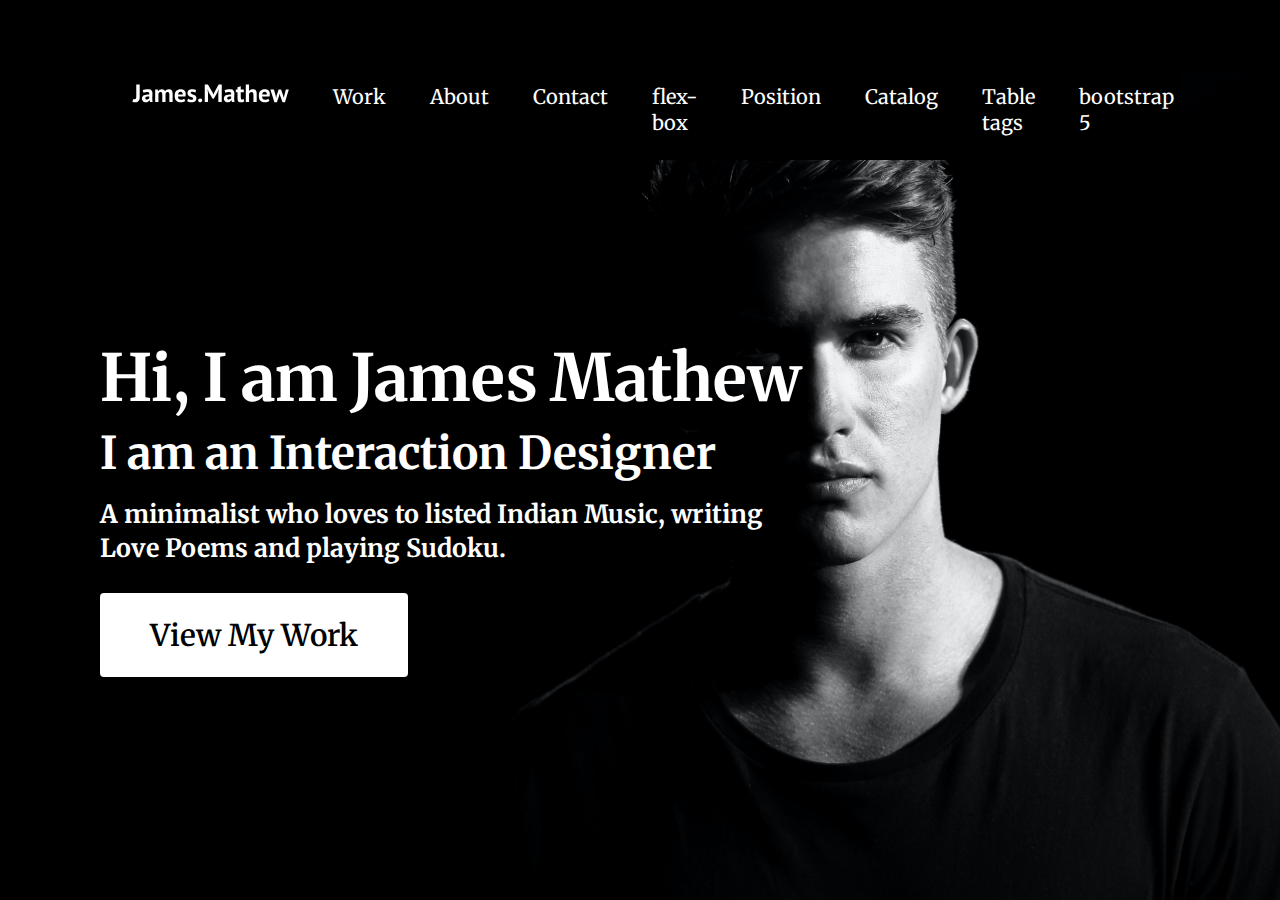
<file: index.html>
<!DOCTYPE html>
<html lang="en">

<head>
    <meta charset="UTF-8">
    <meta http-equiv="X-UA-Compatible" content="IE=edge">
    <meta name="viewport" content="width=device-width, initial-scale=1.0">
    <title>Lesson-6</title>
    <link rel="stylesheet" href="/assets/css/reset.css">
    <link rel="stylesheet" href="/assets/css/style.css">
    <link rel="stylesheet" href="/assets/css/home.css">
</head>

<body class="home-page">
    <header>
        <nav>
            <a href="index.html" class="logo">
                <img src="assets/img/logo.svg" alt="logo">
            </a>
            <ul class="header-nav">
                <li class="header-nav__item">
                    <a href="work.html"  class="header-nav__item-link">Work</a>
                </li>
                <li class="header-nav__item">
                    <a href="about.html"  class="header-nav__item-link">About</a>
                </li>
                <li class="header-nav__item">
                    <a href="contact.html"  class="header-nav__item-link">Contact</a>
                </li>
                <li class="header-nav__item">
                    <a href="flex-box.html"  class="header-nav__item-link">flex-box</a>
                </li>
                <li class="header-nav__item">
                    <a href="position.html"  class="header-nav__item-link">Position</a>
                </li>
                <li class="header-nav__item">
                    <a href="catalog.html"  class="header-nav__item-link">Catalog</a>
                </li>
                <li class="header-nav__item">
                    <a href="table-tag.html"  class="header-nav__item-link">Table tags</a>
                </li>
                <li class="header-nav__item">
                    <a href="bootstrap-example.html"  class="header-nav__item-link">bootstrap 5</a>
                </li>
            </ul>
        </nav>
    </header>
    <main>
        <div class="person-info">
            <h1 class="person-info__title">Hi, I am James Mathew</h1>
            <h2 class="person-info__subtitle">I am an Interaction Designer</h2>
            <h3 class="person-info__decription">A minimalist who loves to listed Indian Music, writing Love Poems and playing Sudoku.</h3>
            <a class="person-info__btn" href="#">View My Work</a>
        </div>
    </main>
    <footer>

    </footer>
</body>

</html>
</file>
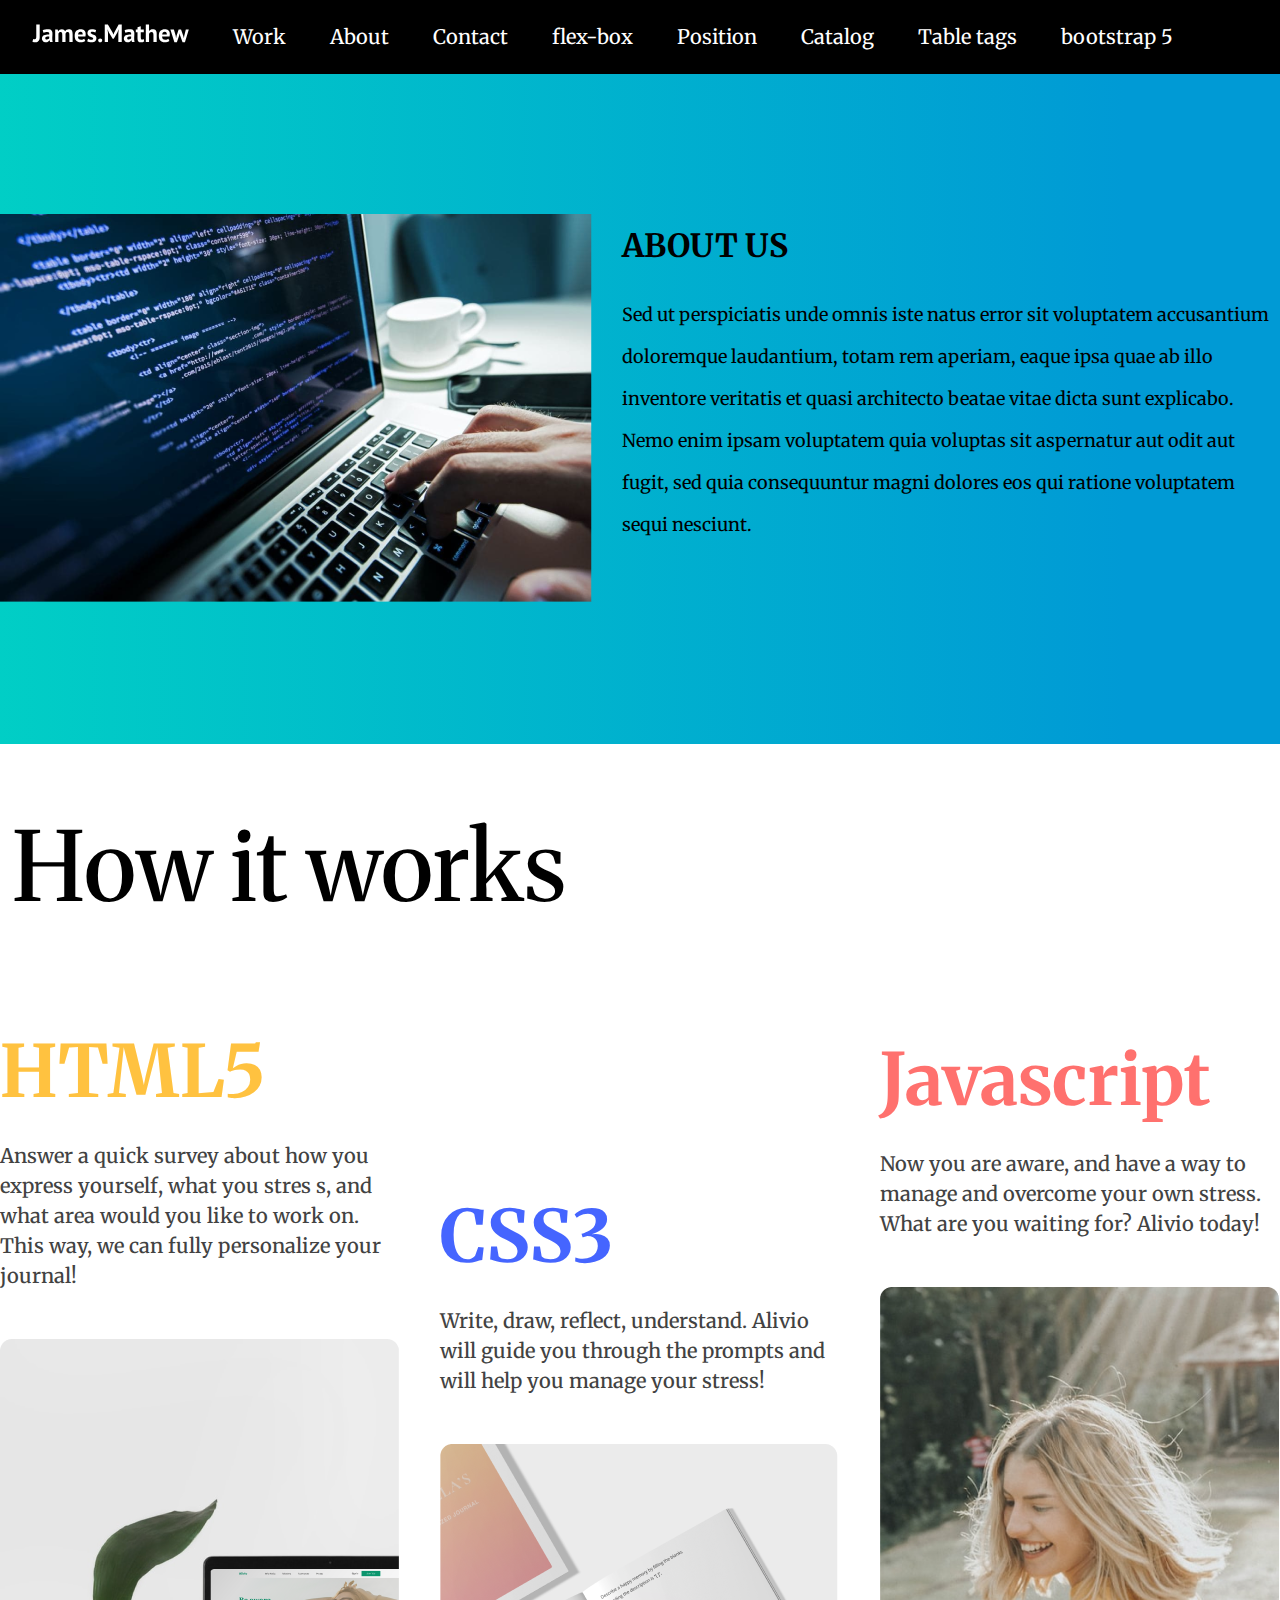
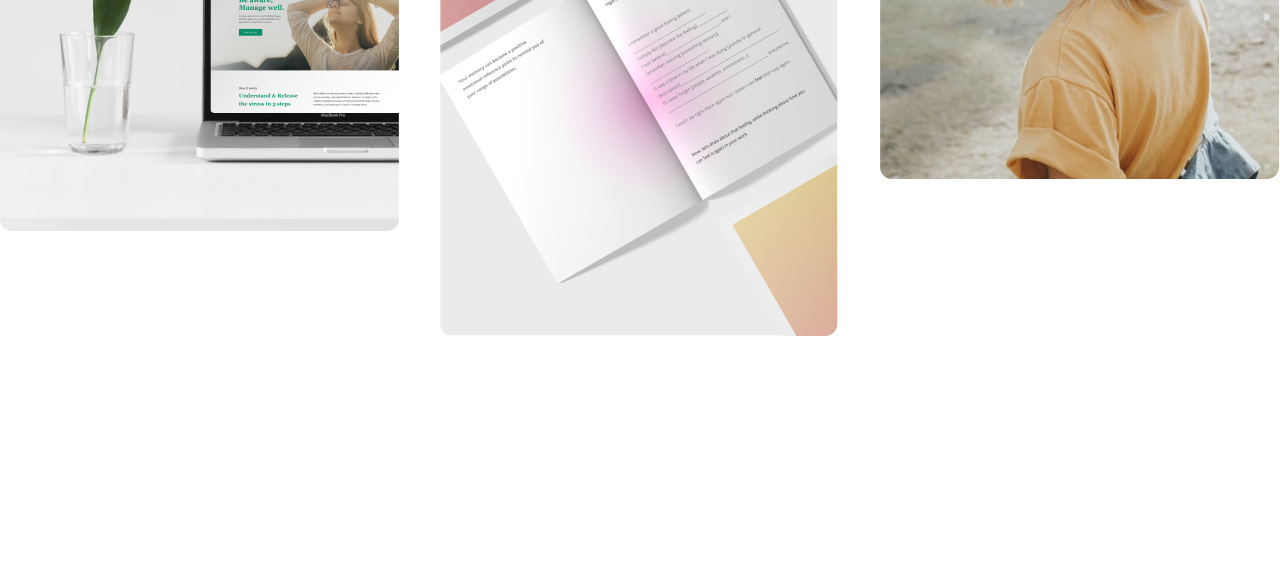
<file: about.html>
<!DOCTYPE html>
<html lang="en">

<head>
    <meta charset="UTF-8">
    <meta http-equiv="X-UA-Compatible" content="IE=edge">
    <meta name="viewport" content="width=device-width, initial-scale=1.0">
    <title>Lesson-6</title>
    <link rel="stylesheet" href="assets/css/reset.css">
    
    <link rel="stylesheet" href="assets/css/style.css">
    <link rel="stylesheet" href="assets/css/about.css">
    <link rel="stylesheet" href="assets/css/home.css">

    <link rel="preconnect" href="https://fonts.googleapis.com">
    <link rel="preconnect" href="https://fonts.gstatic.com" crossorigin>
    <link href="https://fonts.googleapis.com/css2?family=Bungee+Spice&display=swap" rel="stylesheet">

    <link rel="preconnect" href="https://fonts.googleapis.com">
    <link rel="preconnect" href="https://fonts.gstatic.com" crossorigin>
    <link href="https://fonts.googleapis.com/css2?family=Bungee+Spice&family=Rubik+Dirt&display=swap" rel="stylesheet">
</head>

<body class="about-page">
    <header>
        <nav>
            <a href="index.html" class="logo">
                <img src="assets/img/logo.svg" alt="logo">
            </a>
            <ul class="header-nav">
                <li class="header-nav__item">
                    <a href="work.html"  class="header-nav__item-link">Work</a>
                </li>
                <li class="header-nav__item">
                    <a href="about.html"  class="header-nav__item-link">About</a>
                </li>
                <li class="header-nav__item">
                    <a href="contact.html"  class="header-nav__item-link">Contact</a>
                </li>
                <li class="header-nav__item">
                    <a href="flex-box.html"  class="header-nav__item-link">flex-box</a>
                </li>
                <li class="header-nav__item">
                    <a href="position.html"  class="header-nav__item-link">Position</a>
                </li>
                <li class="header-nav__item">
                    <a href="catalog.html"  class="header-nav__item-link">Catalog</a>
                </li>
                <li class="header-nav__item">
                    <a href="table-tag.html"  class="header-nav__item-link">Table tags</a>
                </li>
                <li class="header-nav__item">
                    <a href="bootstrap-example.html"  class="header-nav__item-link">bootstrap 5</a>
                </li>
            </ul>
        </nav>
    </header>
    <main>
        <section class="about">
            <div class="container">
                <div class="row">
                    <div class="about__img-box">
                        <img src="assets/img/about.png" class="img-fluid" alt="about">
                    </div>
                    <div class="about__text-box">
                        <h2 class="about-title">
                            ABOUT US
                        </h2>
                        <h3 class="about-description">
                            Sed ut perspiciatis unde omnis iste natus error sit voluptatem accusantium doloremque
                            laudantium, totam rem aperiam, eaque ipsa quae ab illo inventore veritatis et quasi
                            architecto beatae vitae dicta sunt explicabo. Nemo enim ipsam voluptatem quia voluptas sit
                            aspernatur aut odit aut fugit, sed quia consequuntur magni dolores eos qui ratione
                            voluptatem sequi nesciunt.
                        </h3>
                    </div>
                </div>
            </div>
        </section>
        <section class="how-it-works">
            <div class="container ">
                <h2 class="how-it-works__title">How it works</h2>
                <div class="row justify-content-between">
                    <div class="how-it-works__item">
                        <h3 class="how-it-works__item-title">HTML5</h3>
                        <div class="how-it-works__item-description">Answer a quick survey about how you express yourself, what   you stres s, and what area would you like to work on. This way, we can fully personalize your journal!</div>
                        <img src="assets/img/how-it-works__html.png" class="how-it-works__item-img" alt="">
                    </div>
                     
                    <div class="how-it-works__item">
                        <h3 class="how-it-works__item-title color-blue">CSS3</h3>
                        <div class="how-it-works__item-description">Write, draw, reflect, understand. Alivio will guide you through the prompts and will help you manage your stress!</div>
                        <img src="assets/img/how-it-works__css.png" class="how-it-works__item-img" alt="">
                    </div>
                    <div class="how-it-works__item">
                        <h3 class="how-it-works__item-title color-pink">Javascript</h3>
                        <div class="how-it-works__item-description">Now you are aware, and have a way to manage and overcome your own stress.
                            What are you waiting for? Alivio today!</div>
                        <img src="assets/img/how-it-works__js.png" class="how-it-works__item-img" alt="">
                    </div>
                </div>
            </div>
        </section>


        
    </main>
</body>

</html>
</file>
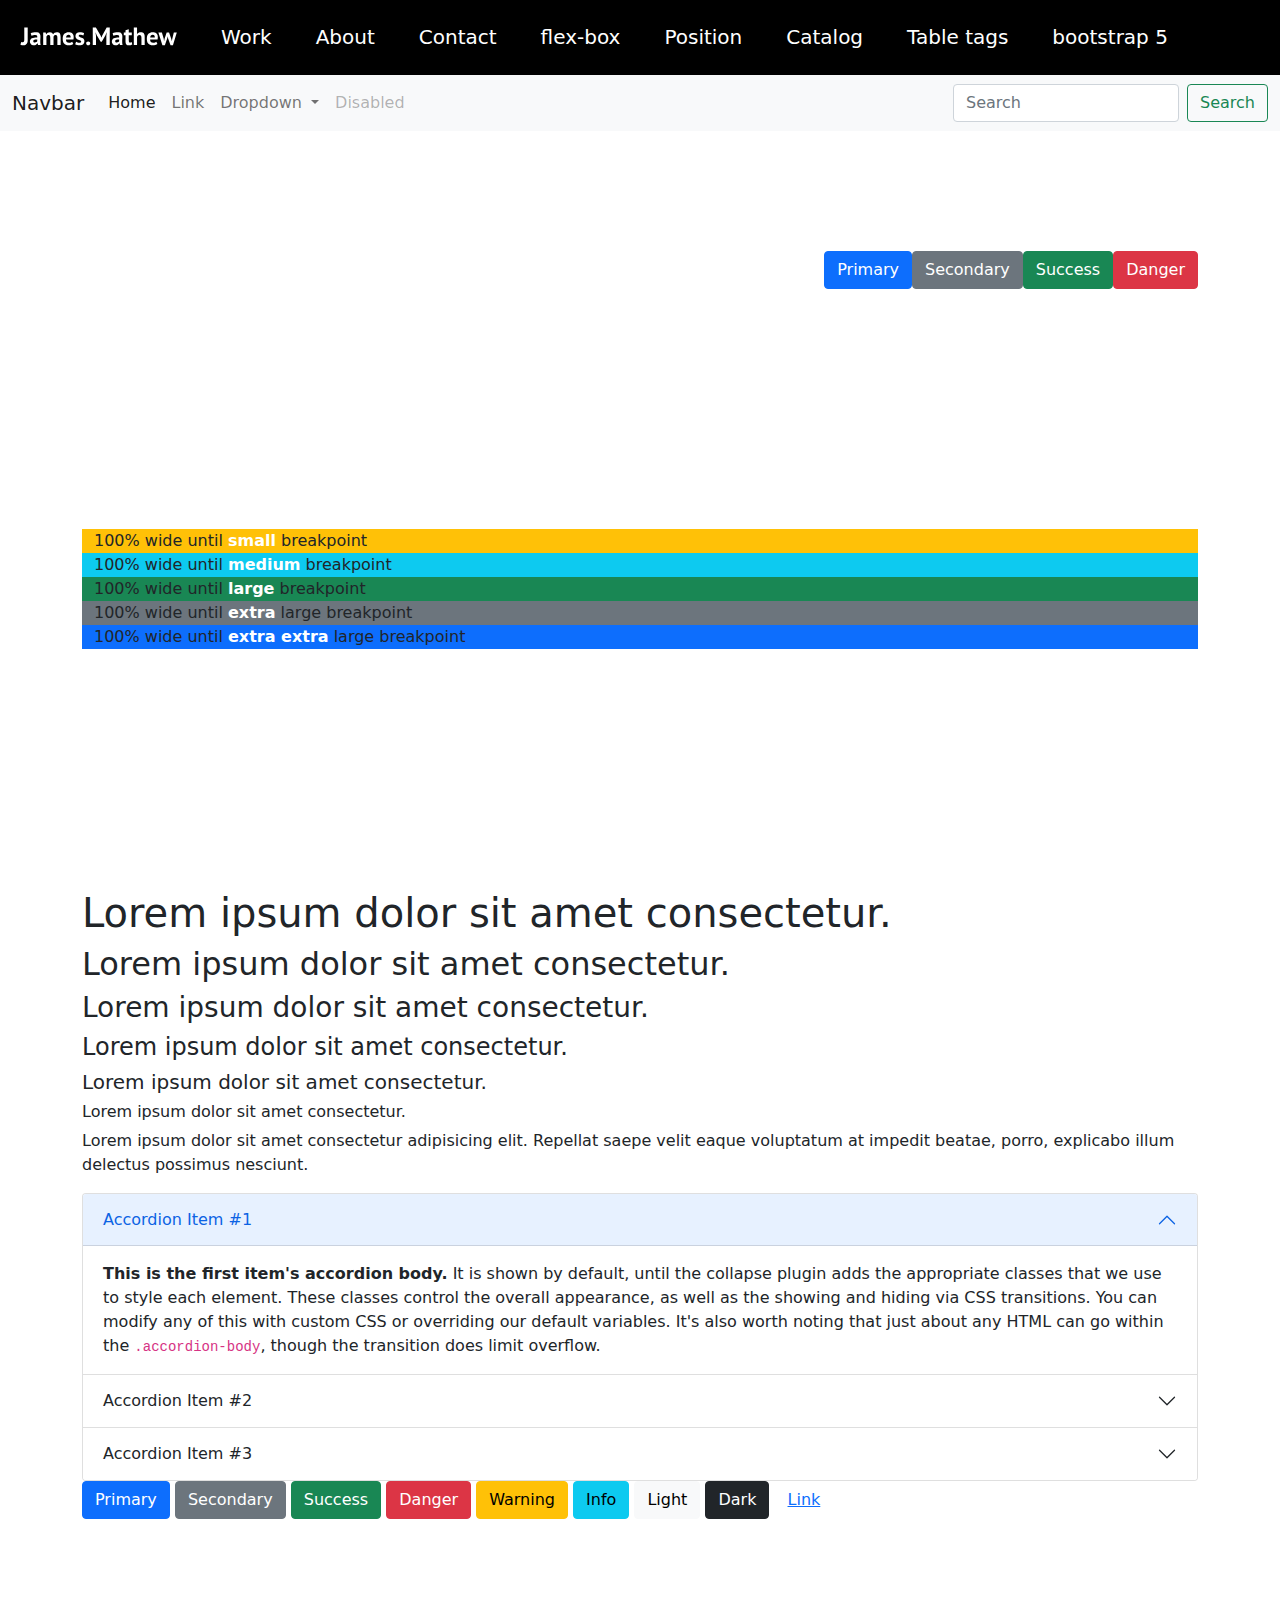
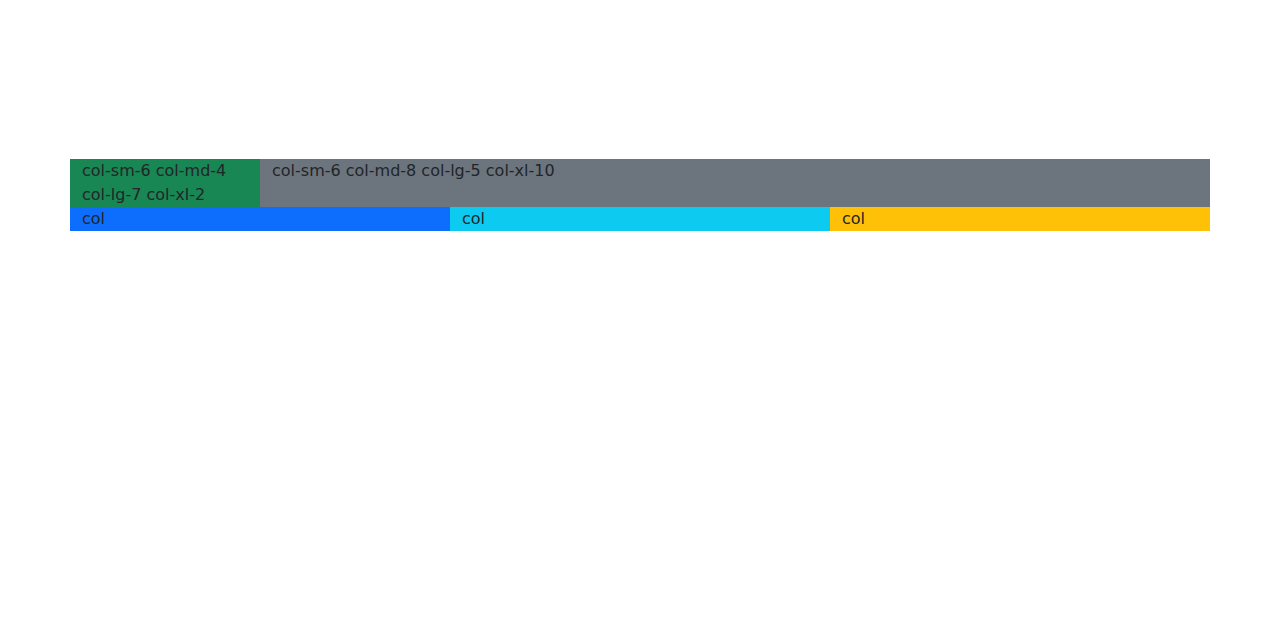
<file: bootstrap-example.html>
<!DOCTYPE html>
<html lang="en">

<head>
    <meta charset="UTF-8">
    <meta http-equiv="X-UA-Compatible" content="IE=edge">
    <meta name="viewport" content="width=device-width, initial-scale=1.0">
    <title>Lesson-9</title>
    <link rel="stylesheet" href="/assets/css/bootstrap-5.min.css">
    <link rel="stylesheet" href="/assets/css/header.css"> 
</head>

<body class="home-page">
    <header>
        <nav>
            <a href="index.html" class="logo">
                <img src="assets/img/logo.svg" alt="logo">
            </a>
            <ul class="header-nav">
                <li class="header-nav__item">
                    <a href="work.html" class="header-nav__item-link">Work</a>
                </li>
                <li class="header-nav__item">
                    <a href="about.html" class="header-nav__item-link">About</a>
                </li>
                <li class="header-nav__item">
                    <a href="contact.html" class="header-nav__item-link">Contact</a>
                </li>
                <li class="header-nav__item">
                    <a href="flex-box.html" class="header-nav__item-link">flex-box</a>
                </li>
                <li class="header-nav__item">
                    <a href="position.html" class="header-nav__item-link">Position</a>
                </li>
                <li class="header-nav__item">
                    <a href="catalog.html" class="header-nav__item-link">Catalog</a>
                </li>
                <li class="header-nav__item">
                    <a href="table-tag.html" class="header-nav__item-link">Table tags</a>
                </li>
                <li class="header-nav__item">
                    <a href="bootstrap-example.html" class="header-nav__item-link">bootstrap 5</a>
                </li>
            </ul>
        </nav>
    </header>
    <main>
        <nav class="navbar navbar-expand-lg navbar-light bg-light">
            <div class="container-fluid">
              <a class="navbar-brand" href="#">Navbar</a>
              <button class="navbar-toggler" type="button" data-bs-toggle="collapse" data-bs-target="#navbarSupportedContent" aria-controls="navbarSupportedContent" aria-expanded="false" aria-label="Toggle navigation">
                <span class="navbar-toggler-icon"></span>
              </button>
              <div class="collapse navbar-collapse" id="navbarSupportedContent">
                <ul class="navbar-nav me-auto mb-2 mb-lg-0">
                  <li class="nav-item">
                    <a class="nav-link active" aria-current="page" href="#">Home</a>
                  </li>
                  <li class="nav-item">
                    <a class="nav-link" href="#">Link</a>
                  </li>
                  <li class="nav-item dropdown">
                    <a class="nav-link dropdown-toggle" href="#" id="navbarDropdown" role="button" data-bs-toggle="dropdown" aria-expanded="false">
                      Dropdown
                    </a>
                    <ul class="dropdown-menu" aria-labelledby="navbarDropdown">
                      <li><a class="dropdown-item" href="#">Action</a></li>
                      <li><a class="dropdown-item" href="#">Another action</a></li>
                      <li><hr class="dropdown-divider"></li>
                      <li><a class="dropdown-item" href="#">Something else here</a></li>
                    </ul>
                  </li>
                  <li class="nav-item">
                    <a class="nav-link disabled" href="#" tabindex="-1" aria-disabled="true">Disabled</a>
                  </li>
                </ul>
                <form class="d-flex">
                  <input class="form-control me-2" type="search" placeholder="Search" aria-label="Search">
                  <button class="btn btn-outline-success" type="submit">Search</button>
                </form>
              </div>
            </div>
          </nav>
        <div class="container">
         <br><br><br><br><br>

            <div class="d-flex justify-content-lg-end justify-content-md-around justify-content-between">
                <button type="button" class="btn btn-primary">Primary</button>
                <button type="button" class="btn btn-secondary">Secondary</button>
                <button type="button" class="btn btn-success">Success</button>
                <button type="button" class="btn btn-danger">Danger</button> 
            </div>

            <br><br><br><br><br><br><br><br><br><br>
            <div class="container-sm bg-warning">100% wide until <b class="text-white">small</b> breakpoint</div>
            <div class="container-md bg-info">100% wide until <b class="text-white">medium</b> breakpoint</div>
            <div class="container-lg bg-success">100% wide until <b class="text-white">large</b> breakpoint</div>
            <div class="container-xl bg-secondary">100% wide until <b class="text-white">extra</b> large breakpoint</div>
            <div class="container-xxl bg-primary">100% wide until <b class="text-white">extra extra</b> large breakpoint</div>
            <br><br><br><br><br><br><br><br><br><br>

   
            <h1>Lorem ipsum dolor sit amet consectetur.</h1>
            <h2>Lorem ipsum dolor sit amet consectetur.</h2>
            <h3>Lorem ipsum dolor sit amet consectetur.</h3>
            <h4>Lorem ipsum dolor sit amet consectetur.</h4>
            <h5>Lorem ipsum dolor sit amet consectetur.</h5>
            <h6>Lorem ipsum dolor sit amet consectetur.</h6>
            <p>Lorem ipsum dolor sit amet consectetur adipisicing elit. Repellat saepe velit eaque voluptatum at impedit
                beatae, porro, explicabo illum delectus possimus nesciunt.</p>
                <div class="accordion" id="accordionExample">
                    <div class="accordion-item">
                      <h2 class="accordion-header" id="headingOne">
                        <button class="accordion-button" type="button" data-bs-toggle="collapse" data-bs-target="#collapseOne" aria-expanded="true" aria-controls="collapseOne">
                          Accordion Item #1
                        </button>
                      </h2>
                      <div id="collapseOne" class="accordion-collapse collapse show" aria-labelledby="headingOne" data-bs-parent="#accordionExample">
                        <div class="accordion-body">
                          <strong>This is the first item's accordion body.</strong> It is shown by default, until the collapse plugin adds the appropriate classes that we use to style each element. These classes control the overall appearance, as well as the showing and hiding via CSS transitions. You can modify any of this with custom CSS or overriding our default variables. It's also worth noting that just about any HTML can go within the <code>.accordion-body</code>, though the transition does limit overflow.
                        </div>
                      </div>
                    </div>
                    <div class="accordion-item">
                      <h2 class="accordion-header" id="headingTwo">
                        <button class="accordion-button collapsed" type="button" data-bs-toggle="collapse" data-bs-target="#collapseTwo" aria-expanded="false" aria-controls="collapseTwo">
                          Accordion Item #2
                        </button>
                      </h2>
                      <div id="collapseTwo" class="accordion-collapse collapse" aria-labelledby="headingTwo" data-bs-parent="#accordionExample">
                        <div class="accordion-body">
                          <strong>This is the second item's accordion body.</strong> It is hidden by default, until the collapse plugin adds the appropriate classes that we use to style each element. These classes control the overall appearance, as well as the showing and hiding via CSS transitions. You can modify any of this with custom CSS or overriding our default variables. It's also worth noting that just about any HTML can go within the <code>.accordion-body</code>, though the transition does limit overflow.
                        </div>
                      </div>
                    </div>
                    <div class="accordion-item">
                      <h2 class="accordion-header" id="headingThree">
                        <button class="accordion-button collapsed" type="button" data-bs-toggle="collapse" data-bs-target="#collapseThree" aria-expanded="false" aria-controls="collapseThree">
                          Accordion Item #3
                        </button>
                      </h2>
                      <div id="collapseThree" class="accordion-collapse collapse" aria-labelledby="headingThree" data-bs-parent="#accordionExample">
                        <div class="accordion-body">
                          <strong>This is the third item's accordion body.</strong> It is hidden by default, until the collapse plugin adds the appropriate classes that we use to style each element. These classes control the overall appearance, as well as the showing and hiding via CSS transitions. You can modify any of this with custom CSS or overriding our default variables. It's also worth noting that just about any HTML can go within the <code>.accordion-body</code>, though the transition does limit overflow.
                        </div>
                      </div>
                    </div>
                  </div>
            <button type="button" class="btn btn-primary">Primary</button>
            <button type="button" class="btn btn-secondary">Secondary</button>
            <button type="button" class="btn btn-success">Success</button>
            <button type="button" class="btn btn-danger">Danger</button>
            <button type="button" class="btn btn-warning">Warning</button>
            <button type="button" class="btn btn-info">Info</button>
            <button type="button" class="btn btn-light">Light</button>
            <button type="button" class="btn btn-dark">Dark</button>
            <button type="button" class="btn btn-link">Link</button>
        </div>
        <br><br><br><br><br><br><br><br><br><br>




        <div class="container">
            <div class="row">
                <br><br><br><br><br><br><br><br><br><br>

                <div class="container">
                    <div class="row">
                      <div class="col-sm-6 col-md-4 col-lg-7 col-xl-2 bg-success">col-sm-6 col-md-4 col-lg-7 col-xl-2</div>
                      <div class="col-sm-6 col-md-8 col-lg-5 col-xl-10 bg-secondary">col-sm-6 col-md-8 col-lg-5 col-xl-10 </div>
                    </div>
                    <div class="row">
                      <div class="col bg-primary">col </div>
                      <div class="col bg-info">col </div>
                      <div class="col bg-warning">col </div>
                    </div>
                </div>
    
                <br><br><br><br><br><br><br><br><br><br>
            </div>
        </div>

        <br><br><br><br><br><br><br><br><br><br>
    </main>
    <footer>
    </footer>



    <script src="/assets/js/bootstrap5.min.js"></script>
</body>

</html>
</file>
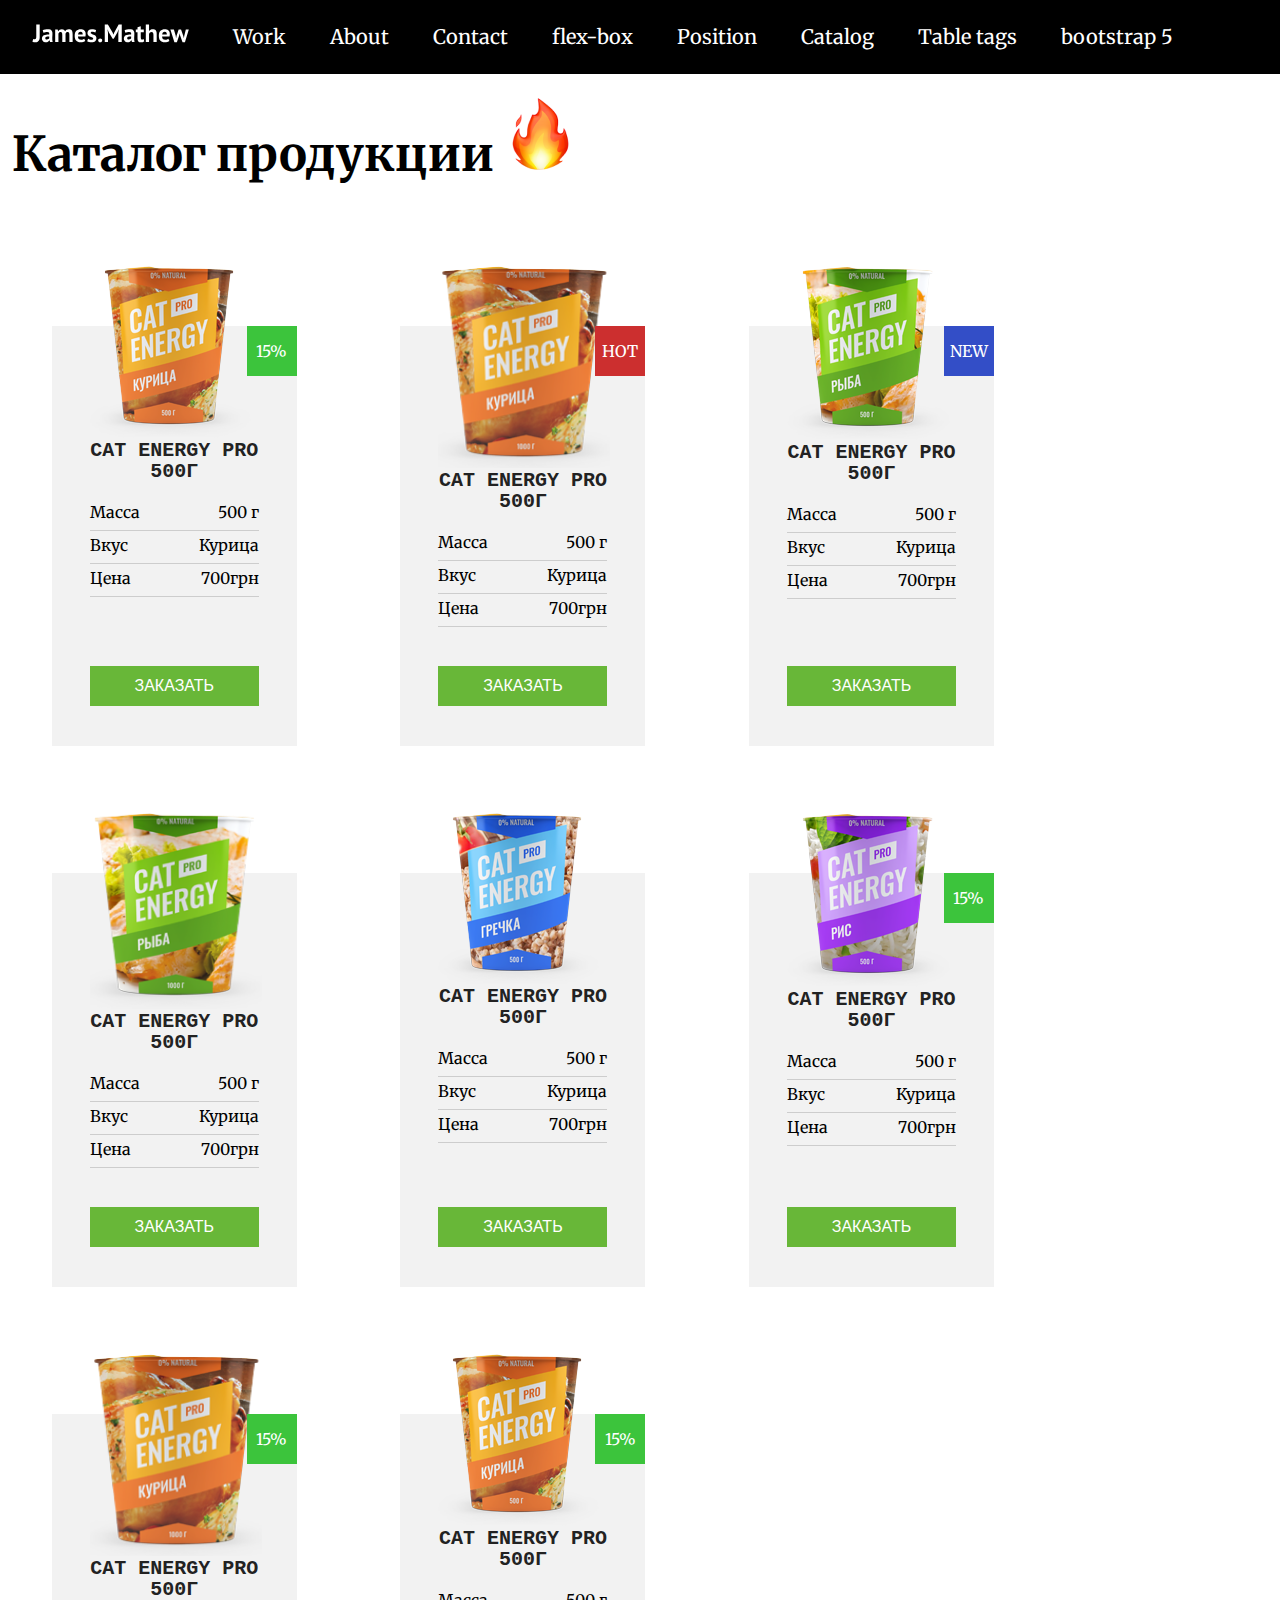
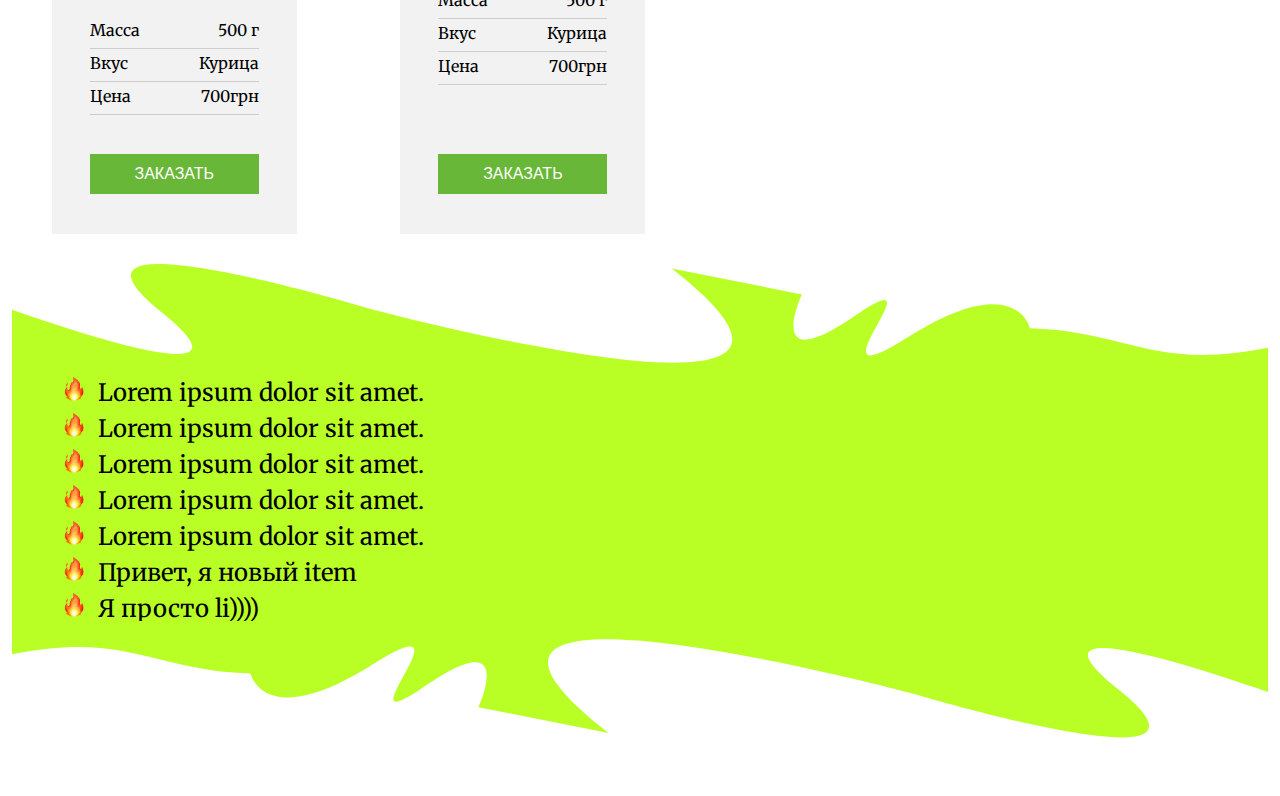
<file: catalog.html>
<!DOCTYPE html>
<html lang="en">

<head>
    <meta charset="UTF-8">
    <meta http-equiv="X-UA-Compatible" content="IE=edge">
    <meta name="viewport" content="width=device-width, initial-scale=1.0">
    <title>Lesson-6</title>
    <link rel="stylesheet" href="assets/css/reset.css">
    <link rel="stylesheet" href="assets/css/style.css">
    <link rel="stylesheet" href="assets/css/catalog.css">
</head>

<body class="catalog-page">
    <header>
        <nav>
            <a href="index.html" class="logo">
                <img src="assets/img/logo.svg" alt="logo">
            </a>
            <ul class="header-nav">
                <li class="header-nav__item">
                    <a href="work.html"  class="header-nav__item-link">Work</a>
                </li>
                <li class="header-nav__item">
                    <a href="about.html"  class="header-nav__item-link">About</a>
                </li>
                <li class="header-nav__item">
                    <a href="contact.html"  class="header-nav__item-link">Contact</a>
                </li>
                <li class="header-nav__item">
                    <a href="flex-box.html"  class="header-nav__item-link">flex-box</a>
                </li>
                <li class="header-nav__item">
                    <a href="position.html"  class="header-nav__item-link">Position</a>
                </li>
                <li class="header-nav__item">
                    <a href="catalog.html"  class="header-nav__item-link">Catalog</a>
                </li>
                <li class="header-nav__item">
                    <a href="table-tag.html"  class="header-nav__item-link">Table tags</a>
                </li>
                <li class="header-nav__item">
                    <a href="bootstrap-example.html"  class="header-nav__item-link">bootstrap 5</a>
                </li>
            </ul>
        </nav>
    </header>
    <main>
        <h1 class="page-title">
            Каталог продукции <img src="assets/img/icon-fire.png" class="img-fluid" alt="icon-fire"> </h1>
        <div class="container">
            <div class="row">
                <div class="product sales">
                    <div class="product__img">
                        <img src="assets/img/product-1.png" class="img-fluid" alt="product-1">
                    </div>
                    <div class="product__title">Cat Energy PRO 500г</div>
                    <ul class="product__attr">
                        <li>
                            <span>Масса</span><span>500 г</span>
                        </li>
                        <li>
                            <span>Вкус</span><span>Курица</span>
                        </li>
                        <li>
                            <span>Цена</span><span>700грн</span>
                        </li>
                    </ul>
                    <button class="product__btn">заказать</button>
                </div>
                <div class="product hot">
                    <div class="product__img">
                        <img src="assets/img/product-2.png" class="img-fluid" alt="product-2">
                    </div>
                    <div class="product__title">Cat Energy PRO 500г</div>
                    <ul class="product__attr">
                        <li>
                            <span>Масса</span><span>500 г</span>
                        </li>
                        <li>
                            <span>Вкус</span><span>Курица</span>
                        </li>
                        <li>
                            <span>Цена</span><span>700грн</span>
                        </li>
                    </ul>
                    <button class="product__btn">заказать</button>
                </div>
                <div class="product new">
                    <div class="product__img">
                        <img src="assets/img/product-3.png" class="img-fluid" alt="product-3">
                    </div>
                    <div class="product__title">Cat Energy PRO 500г</div>
                    <ul class="product__attr">
                        <li>
                            <span>Масса</span><span>500 г</span>
                        </li>
                        <li>
                            <span>Вкус</span><span>Курица</span>
                        </li>
                        <li>
                            <span>Цена</span><span>700грн</span>
                        </li>
                    </ul>
                    <button class="product__btn">заказать</button>
                </div>
                <div class="product ">
                    <div class="product__img">
                        <img src="assets/img/product-4.png" class="img-fluid" alt="product-4">
                    </div>
                    <div class="product__title">Cat Energy PRO 500г</div>
                    <ul class="product__attr">
                        <li>
                            <span>Масса</span><span>500 г</span>
                        </li>
                        <li>
                            <span>Вкус</span><span>Курица</span>
                        </li>
                        <li>
                            <span>Цена</span><span>700грн</span>
                        </li>
                    </ul>
                    <button class="product__btn">заказать</button>
                </div>
                <div class="product ">
                    <div class="product__img">
                        <img src="assets/img/product-5.png" class="img-fluid" alt="product-5">
                    </div>
                    <div class="product__title">Cat Energy PRO 500г</div>
                    <ul class="product__attr">
                        <li>
                            <span>Масса</span><span>500 г</span>
                        </li>
                        <li>
                            <span>Вкус</span><span>Курица</span>
                        </li>
                        <li>
                            <span>Цена</span><span>700грн</span>
                        </li>
                    </ul>
                    <button class="product__btn">заказать</button>
                </div>
                <div class="product sales">
                    <div class="product__img">
                        <img src="assets/img/product-7.png" class="img-fluid" alt="product-7">
                    </div>
                    <div class="product__title">Cat Energy PRO 500г</div>
                    <ul class="product__attr">
                        <li>
                            <span>Масса</span><span>500 г</span>
                        </li>
                        <li>
                            <span>Вкус</span><span>Курица</span>
                        </li>
                        <li>
                            <span>Цена</span><span>700грн</span>
                        </li>
                    </ul>
                    <button class="product__btn">заказать</button>
                </div>
                <div class="product sales">
                    <div class="product__img">
                        <img src="assets/img/product-2.png" class="img-fluid" alt="product-2">
                    </div>
                    <div class="product__title">Cat Energy PRO 500г</div>
                    <ul class="product__attr">
                        <li>
                            <span>Масса</span><span>500 г</span>
                        </li>
                        <li>
                            <span>Вкус</span><span>Курица</span>
                        </li>
                        <li>
                            <span>Цена</span><span>700грн</span>
                        </li>
                    </ul>
                    <button class="product__btn">заказать</button>
                </div>
                <div class="product sales">
                    <div class="product__img">
                        <img src="assets/img/product-1.png" class="img-fluid" alt="product-1">
                    </div>
                    <div class="product__title">Cat Energy PRO 500г</div>
                    <ul class="product__attr">
                        <li>
                            <span>Масса</span><span>500 г</span>
                        </li>
                        <li>
                            <span>Вкус</span><span>Курица</span>
                        </li>
                        <li>
                            <span>Цена</span><span>700грн</span>
                        </li>
                    </ul>
                    <button class="product__btn">заказать</button>
                </div>
            </div>

            <div class="seo-block">
                <ul class="test-list">
                    <li>Lorem ipsum dolor sit amet.</li>
                    <li>Lorem ipsum dolor sit amet.</li>
                    <li>Lorem ipsum dolor sit amet.</li>
                    <li>Lorem ipsum dolor sit amet.</li>
                    <li>Lorem ipsum dolor sit amet.</li>
                    <li>Привет, я новый item</li>
                    <li>Я просто li))))</li>
                </ul>
            </div>
        </div>
    </main>
</body>

</html>
</file>
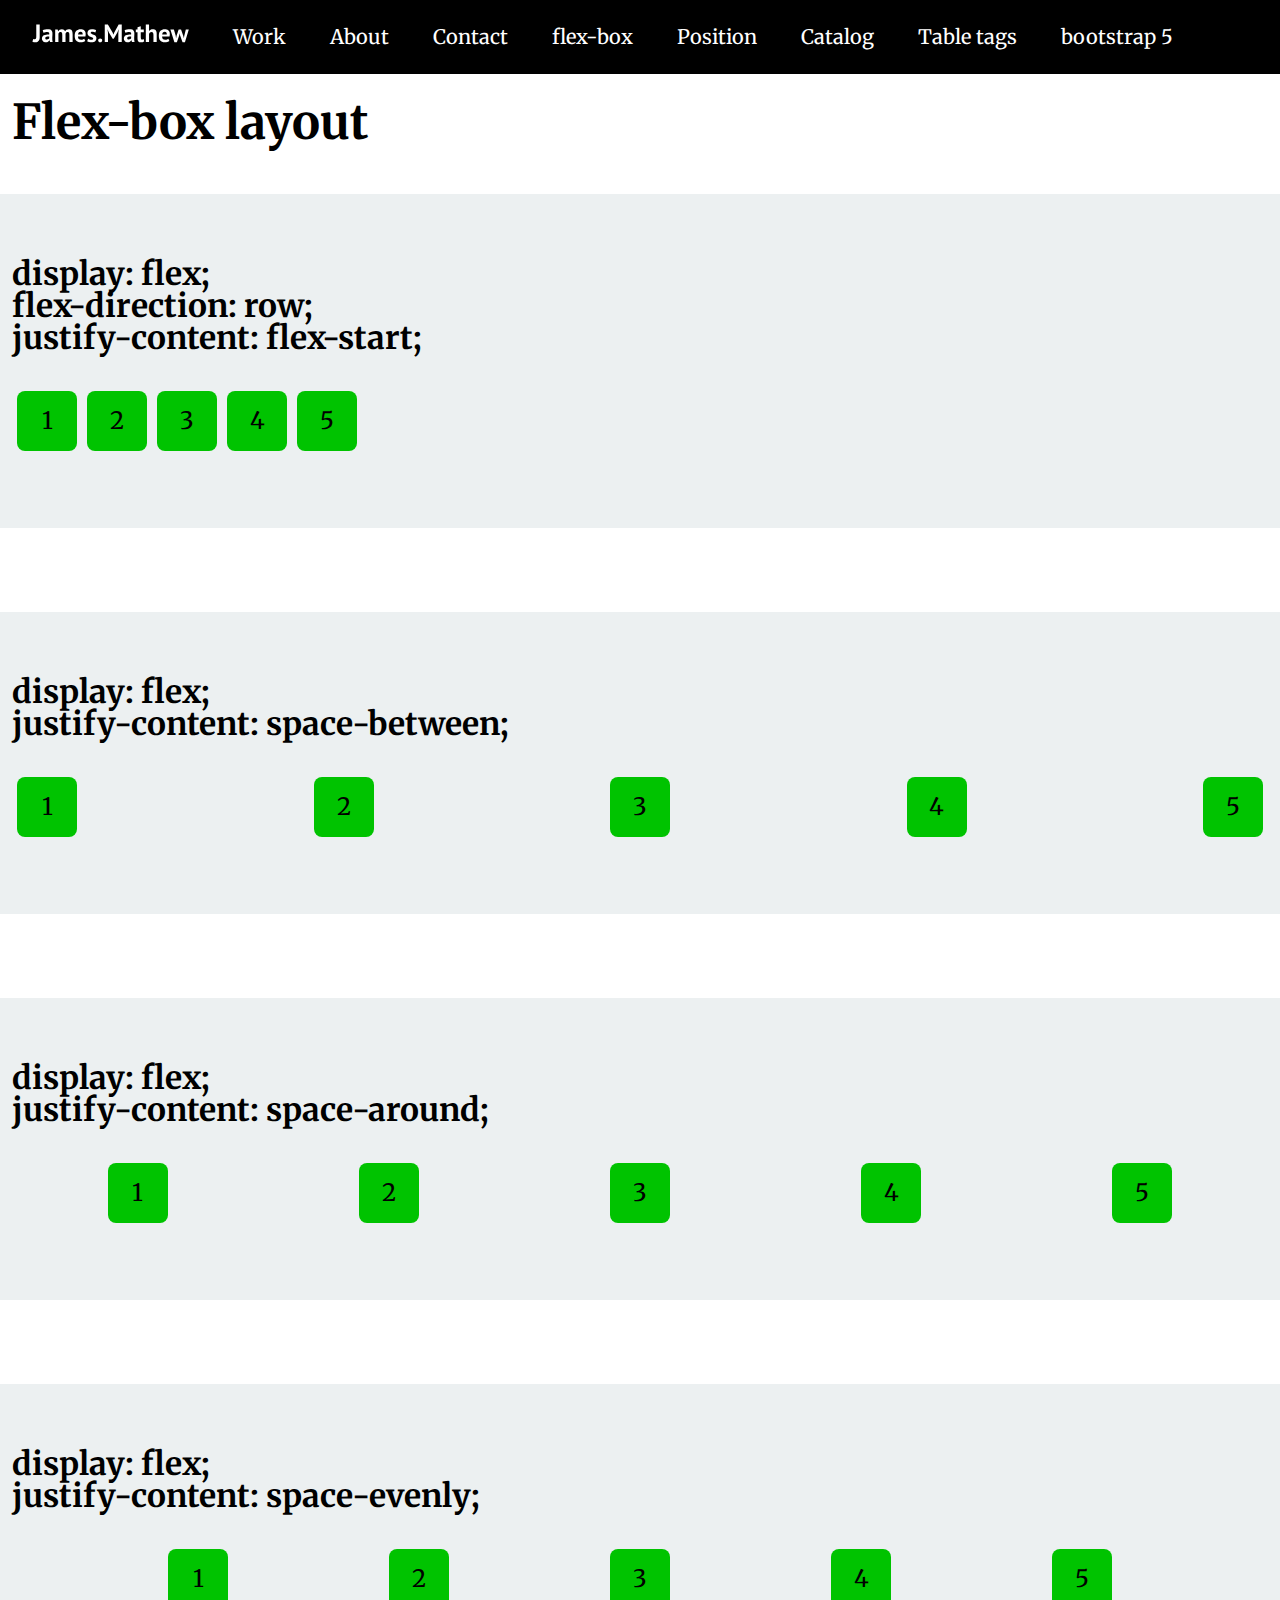
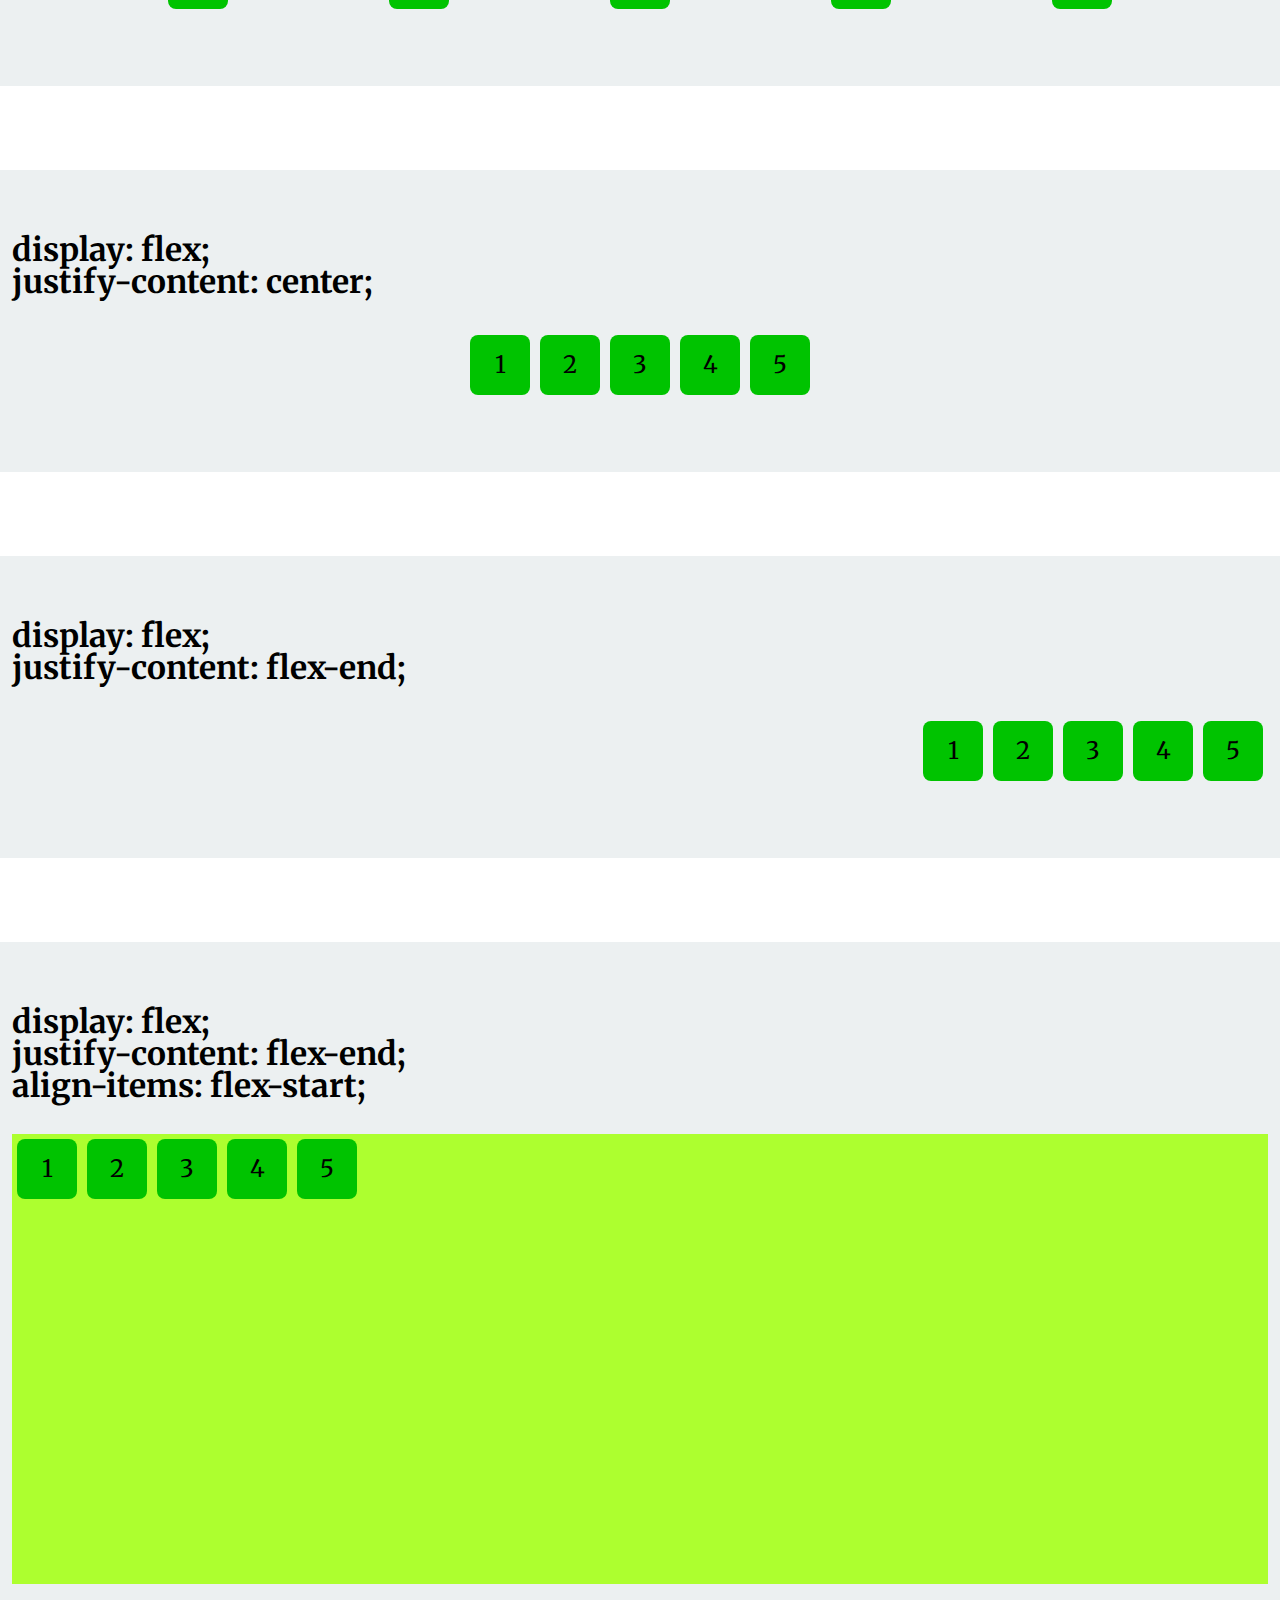
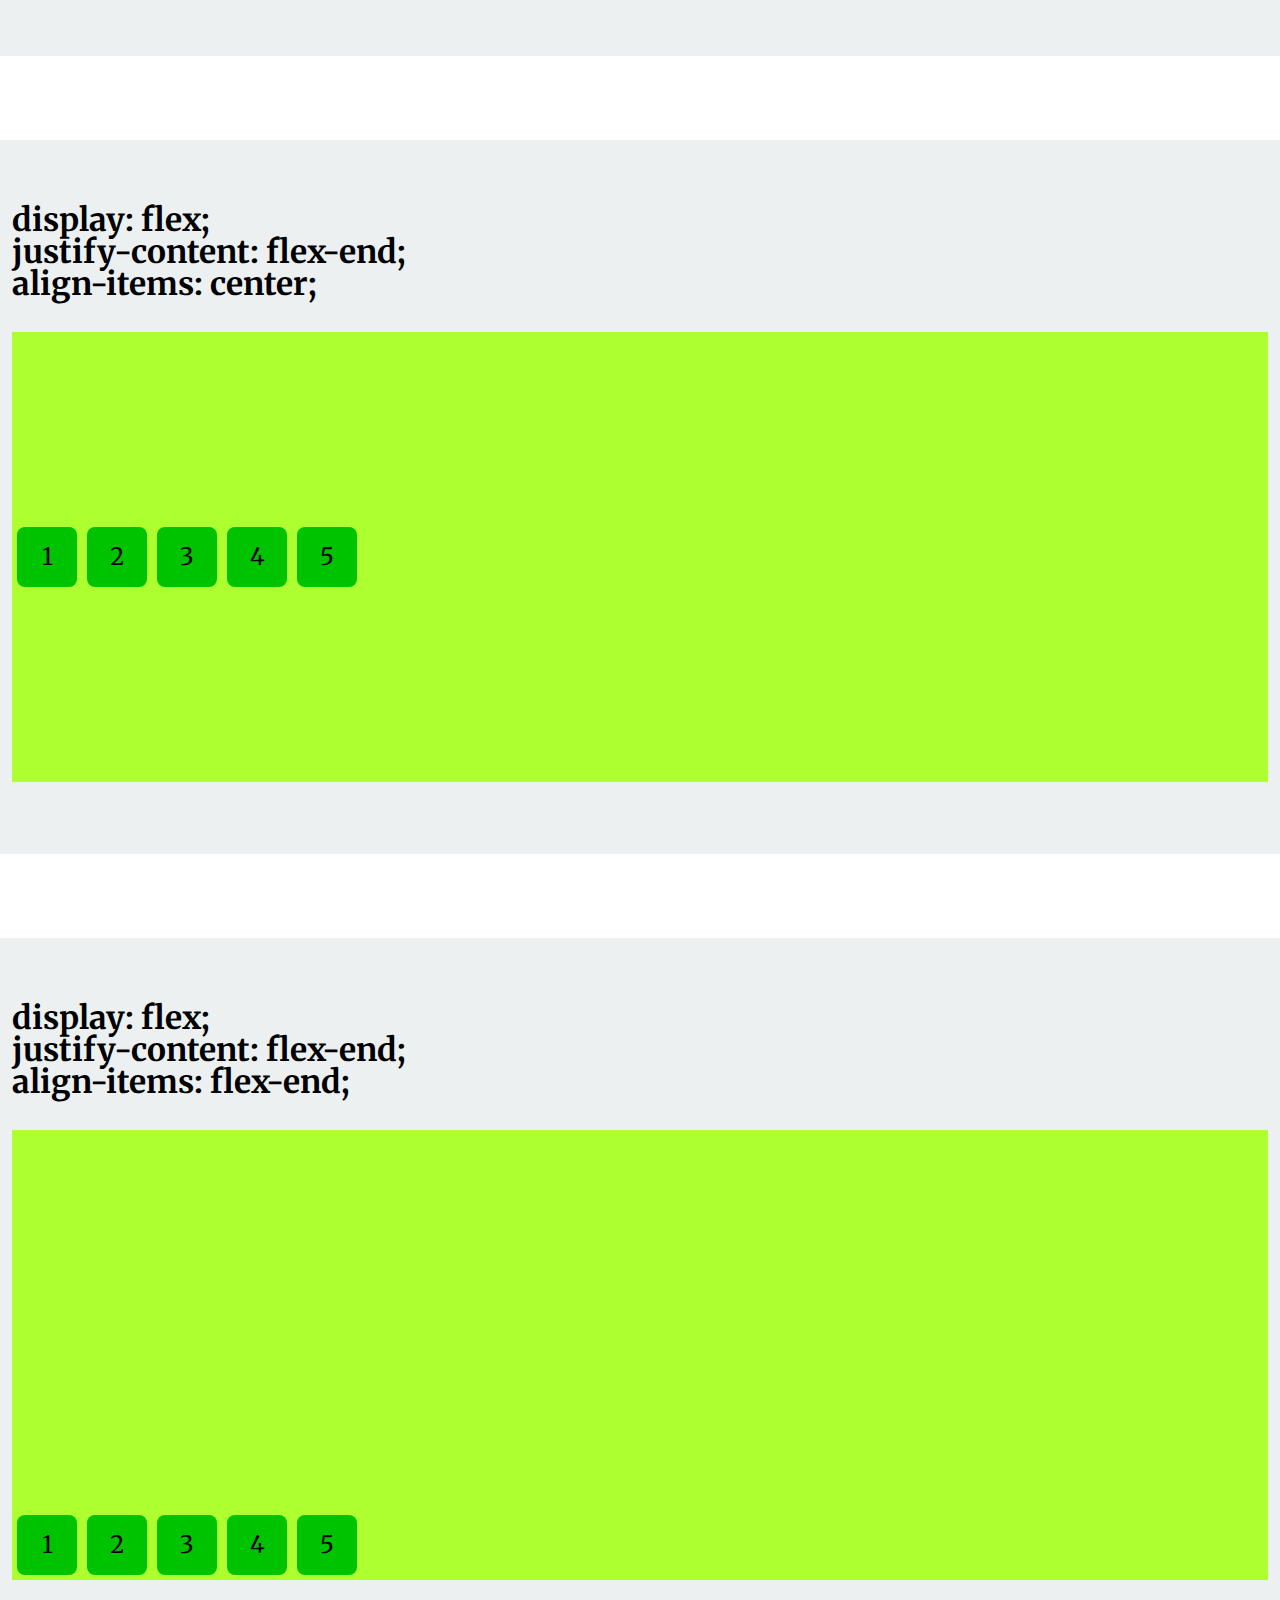
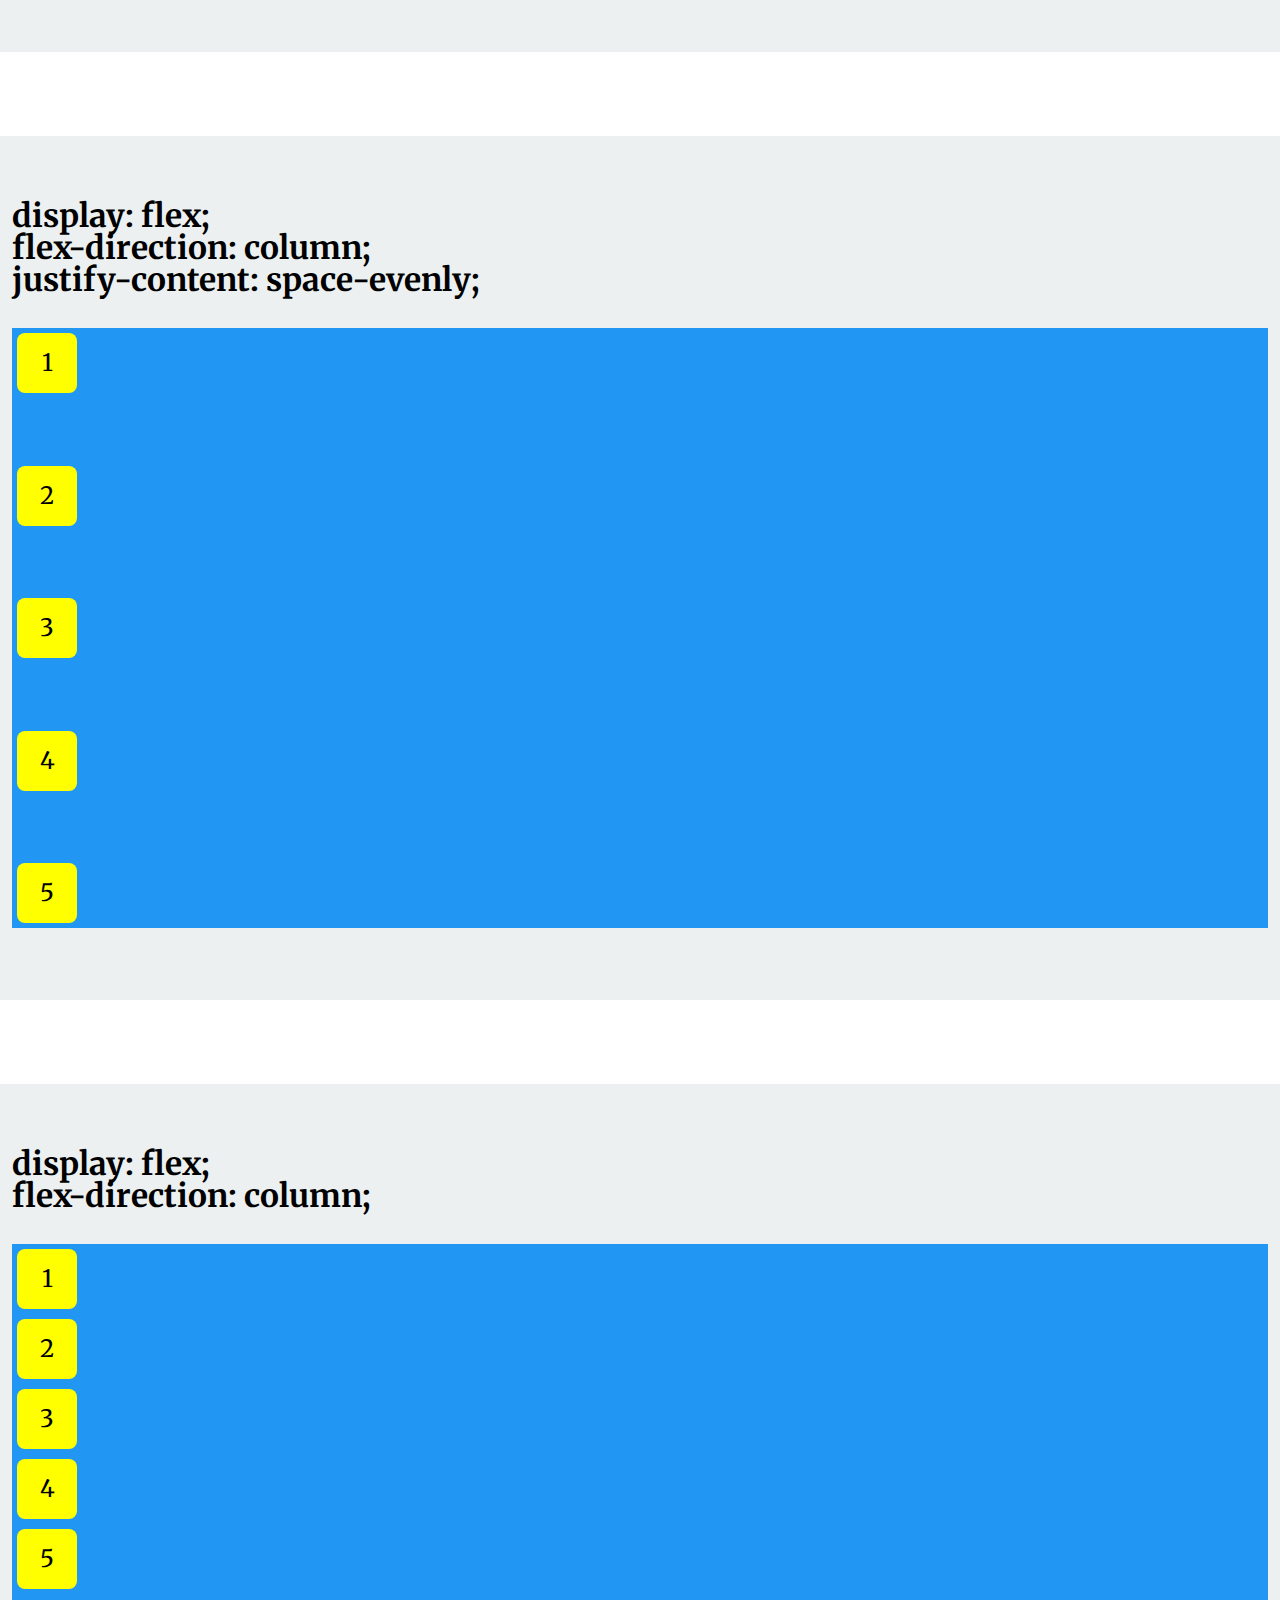
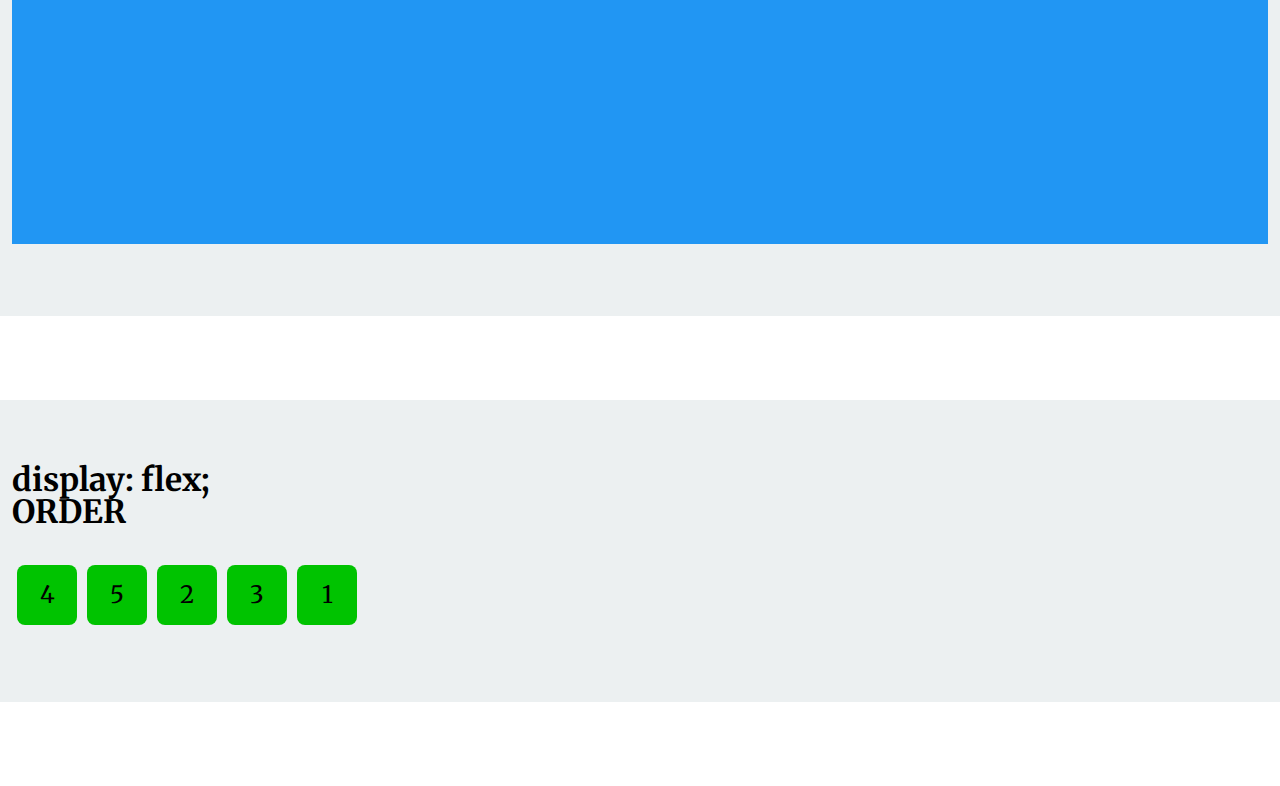
<file: flex-box.html>
<!DOCTYPE html>
<html lang="en">

<head>
    <meta charset="UTF-8">
    <meta http-equiv="X-UA-Compatible" content="IE=edge">
    <meta name="viewport" content="width=device-width, initial-scale=1.0">
    <title>Lesson-6</title>
    <link rel="stylesheet" href="assets/css/reset.css">
    <link rel="stylesheet" href="assets/css/style.css">
</head>

<body class="flex-box-page">
    <header>
        <nav>
            <a href="index.html" class="logo">
                <img src="assets/img/logo.svg" alt="logo">
            </a>
            <ul class="header-nav">
                <li class="header-nav__item">
                    <a href="work.html"  class="header-nav__item-link">Work</a>
                </li>
                <li class="header-nav__item">
                    <a href="about.html"  class="header-nav__item-link">About</a>
                </li>
                <li class="header-nav__item">
                    <a href="contact.html"  class="header-nav__item-link">Contact</a>
                </li>
                <li class="header-nav__item">
                    <a href="flex-box.html"  class="header-nav__item-link">flex-box</a>
                </li>
                <li class="header-nav__item">
                    <a href="position.html"  class="header-nav__item-link">Position</a>
                </li>
                <li class="header-nav__item">
                    <a href="catalog.html"  class="header-nav__item-link">Catalog</a>
                </li>
                <li class="header-nav__item">
                    <a href="table-tag.html"  class="header-nav__item-link">Table tags</a>
                </li>
                <li class="header-nav__item">
                    <a href="bootstrap-example.html"  class="header-nav__item-link">bootstrap 5</a>
                </li>
            </ul>
        </nav>
    </header>
    <main>
        <h1 class="page-title">Flex-box layout</h1>

        <section class="example">
            <div class="container">
                <h2 class="example-title">display: flex; <br> flex-direction: row; <br>justify-content: flex-start;</h2>
                <div class="example-row d-flex">
                    <div class="example-item">1</div>
                    <div class="example-item">2</div>
                    <div class="example-item">3</div>
                    <div class="example-item">4</div>
                    <div class="example-item">5</div>
                </div>
            </div>
        </section>

        <section class="example">
            <div class="container">
                <h2 class="example-title">display: flex; <br> justify-content: space-between;</h2>
                <div class="example-row d-flex justify-content-between">
                    <div class="example-item">1</div>
                    <div class="example-item">2</div>
                    <div class="example-item">3</div>
                    <div class="example-item">4</div>
                    <div class="example-item">5</div>
                </div>
            </div>
        </section>

        <section class="example">
            <div class="container">
                <h2 class="example-title">display: flex; <br> justify-content: space-around;</h2>
                <div class="example-row d-flex justify-content-around">
                    <div class="example-item">1</div>
                    <div class="example-item">2</div>
                    <div class="example-item">3</div>
                    <div class="example-item">4</div>
                    <div class="example-item">5</div>
                </div>
            </div>
        </section>

        <section class="example">
            <div class="container">
                <h2 class="example-title">display: flex; <br> justify-content: space-evenly;</h2>
                <div class="example-row d-flex justify-content-evenly">
                    <div class="example-item">1</div>
                    <div class="example-item">2</div>
                    <div class="example-item">3</div>
                    <div class="example-item">4</div>
                    <div class="example-item">5</div>
                </div>
            </div>
        </section>


        <section class="example">
            <div class="container">
                <h2 class="example-title">display: flex; <br> justify-content: center;</h2>
                <div class="example-row d-flex justify-content-center">
                    <div class="example-item">1</div>
                    <div class="example-item">2</div>
                    <div class="example-item">3</div>
                    <div class="example-item">4</div>
                    <div class="example-item">5</div>
                </div>
            </div>
        </section>


        <section class="example">
            <div class="container">
                <h2 class="example-title">display: flex; <br> justify-content: flex-end;</h2>
                <div class="example-row d-flex justify-content-end">
                    <div class="example-item">1</div>
                    <div class="example-item">2</div>
                    <div class="example-item">3</div>
                    <div class="example-item">4</div>
                    <div class="example-item">5</div>
                </div>
            </div>
        </section>

        <section class="example">
            <div class="container">
                <h2 class="example-title">display: flex; <br> justify-content: flex-end; <br> align-items: flex-start;
                </h2>
                <div class="example-row d-flex align-items-start">
                    <div class="example-item">1</div>
                    <div class="example-item">2</div>
                    <div class="example-item">3</div>
                    <div class="example-item">4</div>
                    <div class="example-item">5</div>
                </div>
            </div>
        </section>

        <section class="example">
            <div class="container">
                <h2 class="example-title">display: flex; <br> justify-content: flex-end; <br> align-items: center;</h2>
                <div class="example-row d-flex align-items-center">
                    <div class="example-item">1</div>
                    <div class="example-item">2</div>
                    <div class="example-item">3</div>
                    <div class="example-item">4</div>
                    <div class="example-item">5</div>
                </div>
            </div>
        </section>


        <section class="example">
            <div class="container">
                <h2 class="example-title">display: flex; <br> justify-content: flex-end; <br> align-items: flex-end;
                </h2>
                <div class="example-row d-flex align-items-end">
                    <div class="example-item">1</div>
                    <div class="example-item">2</div>
                    <div class="example-item">3</div>
                    <div class="example-item">4</div>
                    <div class="example-item">5</div>
                </div>
            </div>
        </section>

        <section class="example">
            <div class="container">
                <h2 class="example-title">display: flex; <br> flex-direction: column;<br> justify-content: space-evenly;</h2>
                <div class="example-row d-flex flex-direction-column justify-content-between ">
                    <div class="example-item">1</div>
                    <div class="example-item">2</div>
                    <div class="example-item">3</div>
                    <div class="example-item">4</div>
                    <div class="example-item">5</div>
                </div>
            </div>
        </section>

        <section class="example">
            <div class="container">
                <h2 class="example-title">display: flex; <br> flex-direction: column;</h2>
                <div class="example-row d-flex flex-direction-column">
                    <div class="example-item">1</div>
                    <div class="example-item">2</div>
                    <div class="example-item">3</div>
                    <div class="example-item">4</div>
                    <div class="example-item">5</div>
                </div>
            </div>
        </section>


        <section class="example">
            <div class="container">
                <h2 class="example-title">display: flex; <br> ORDER</h2>
                <div class="example-row d-flex ">
                    <div class="example-item order-5">1</div>
                    <div class="example-item order-3">2</div>
                    <div class="example-item order-4">3</div>
                    <div class="example-item order-1">4</div>
                    <div class="example-item order-2">5</div>
                </div>
            </div>
        </section>

    </main>
</body>

</html>
</file>
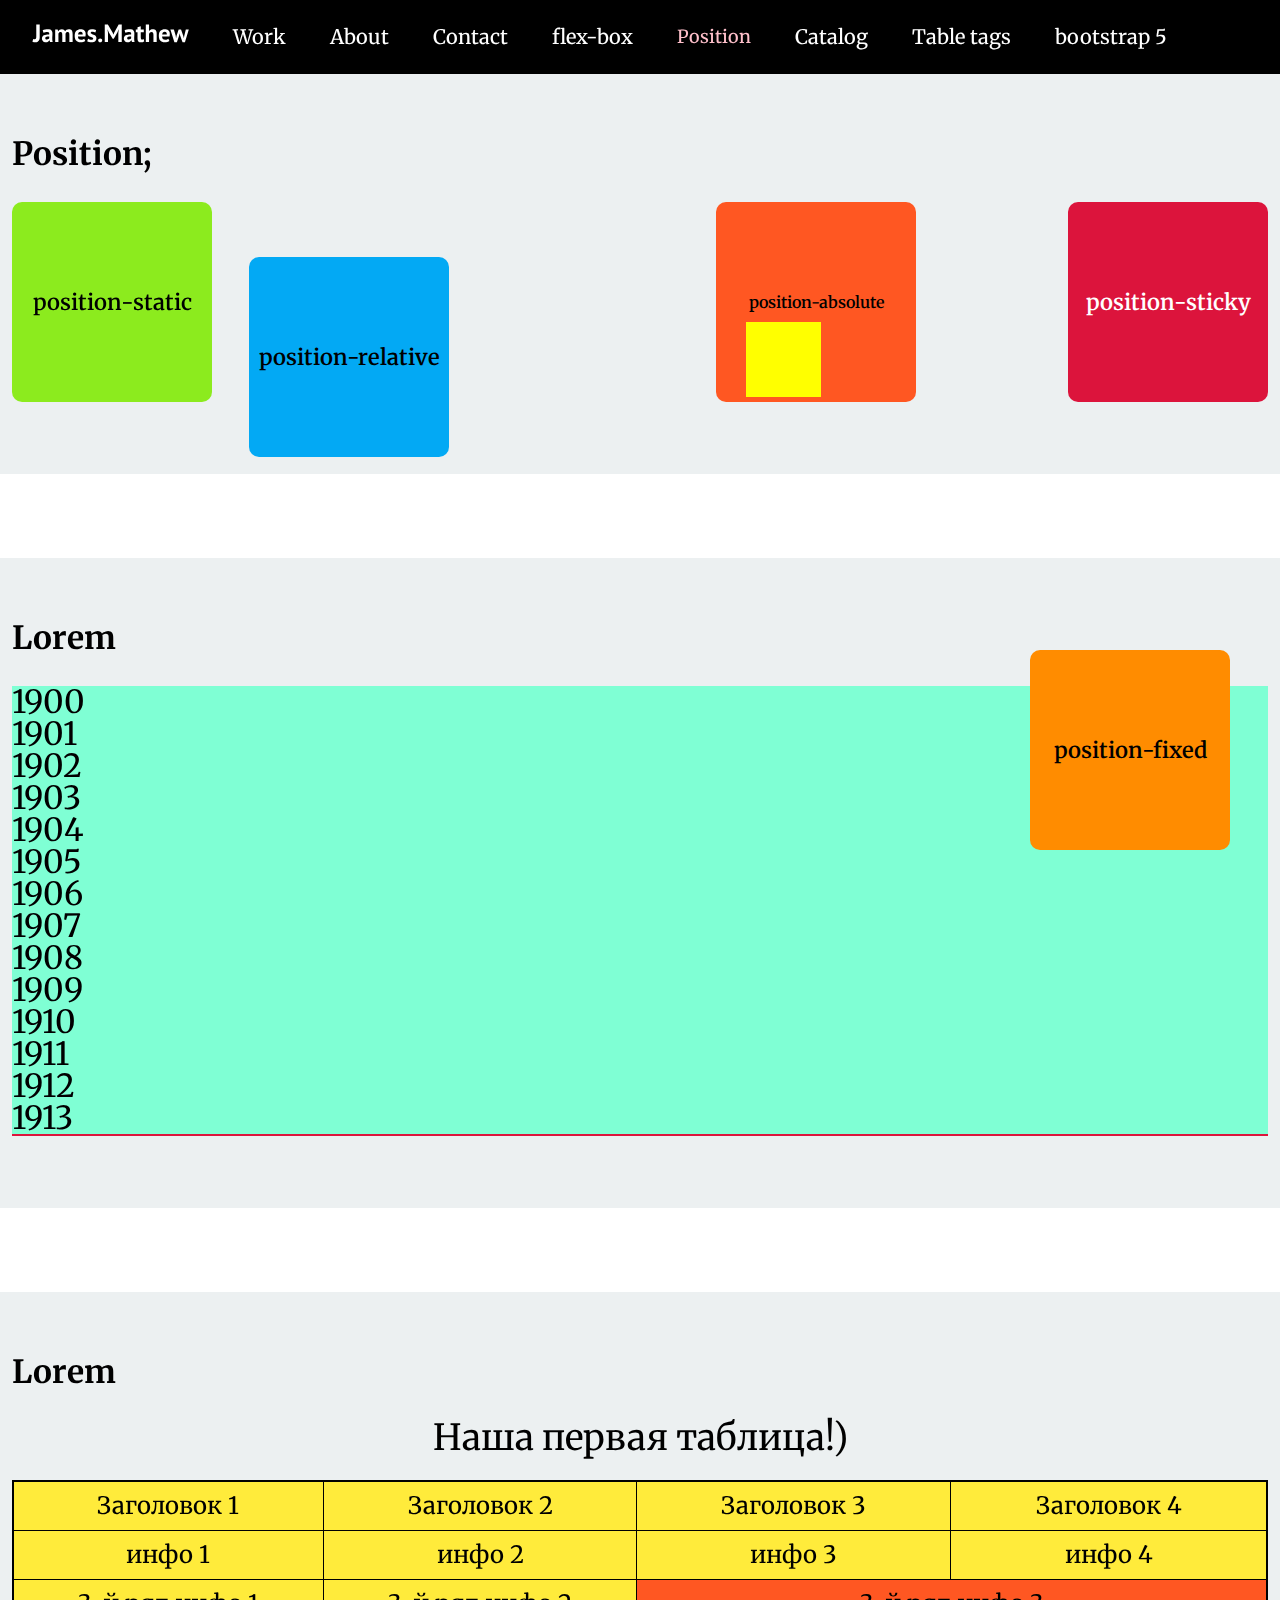
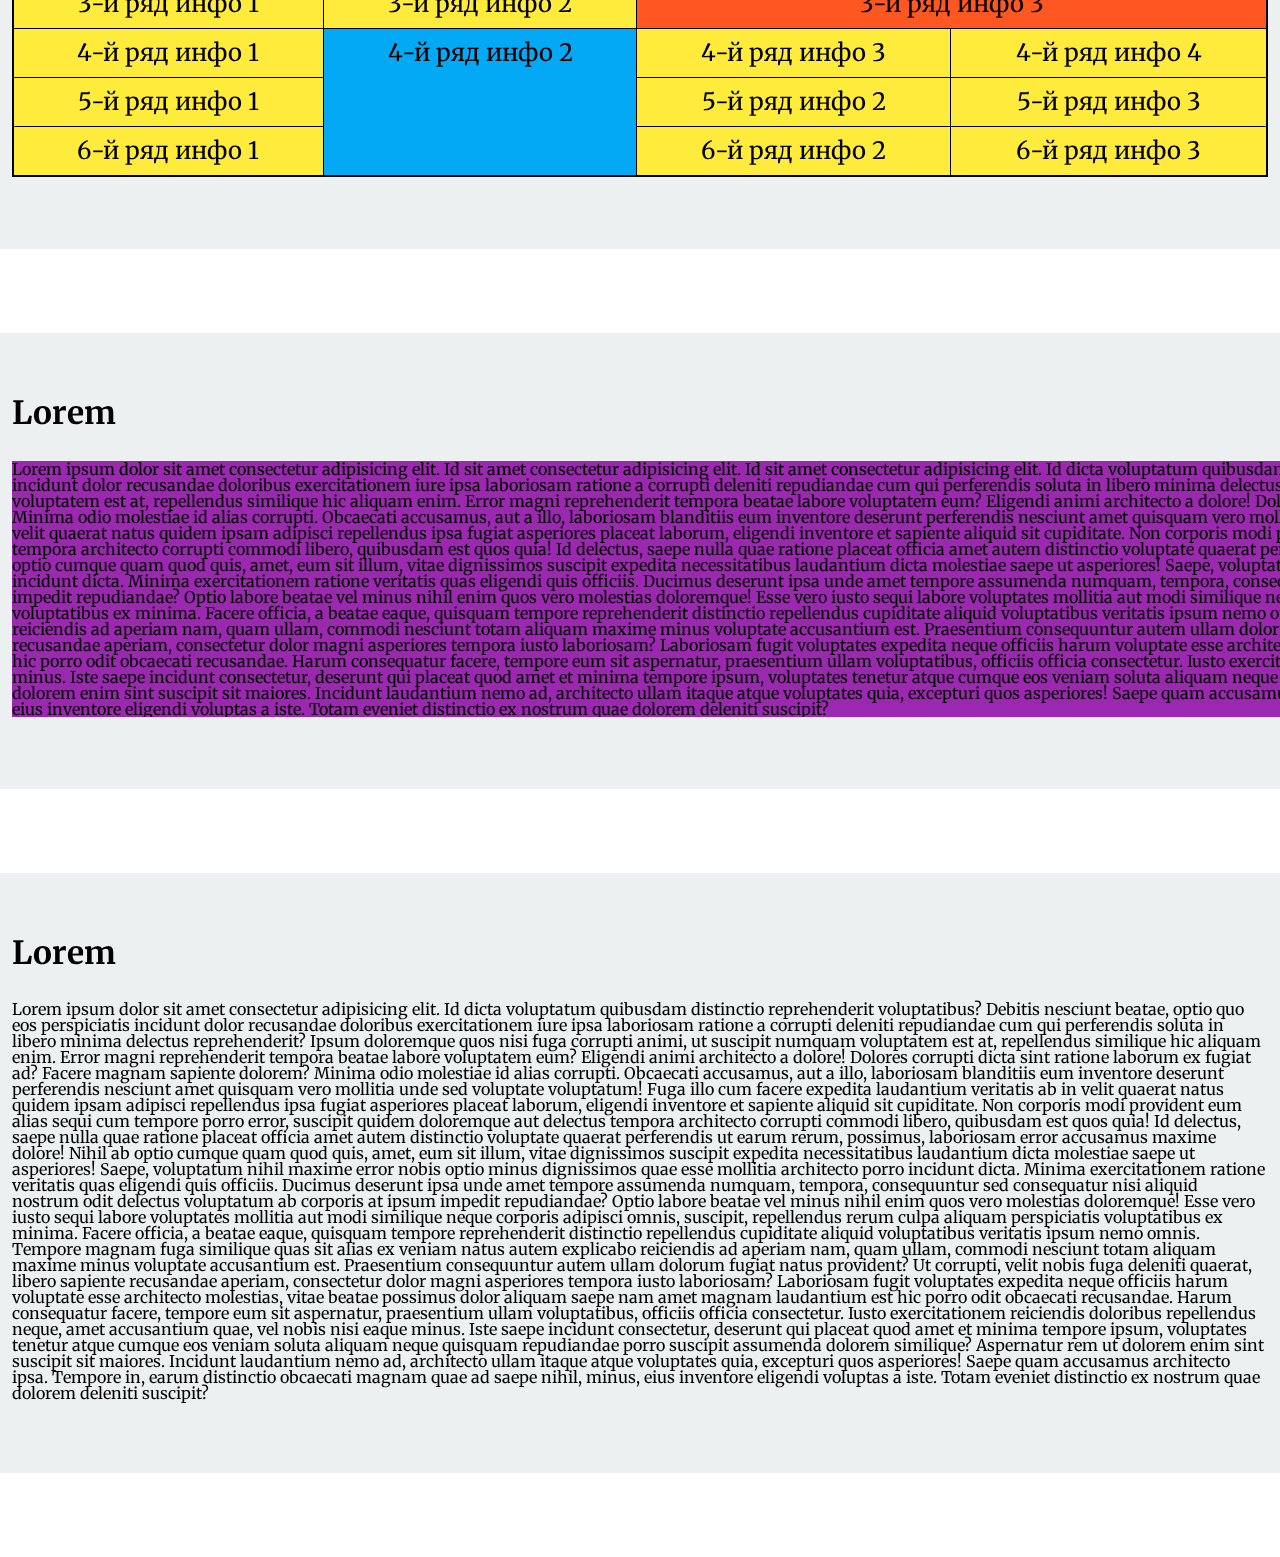
<file: position.html>
<!DOCTYPE html>
<html lang="en">

<head>
    <meta charset="UTF-8">
    <meta http-equiv="X-UA-Compatible" content="IE=edge">
    <meta name="viewport" content="width=device-width, initial-scale=1.0">
    <title>Lesson-6</title>
    <link rel="stylesheet" href="assets/css/reset.css">
    <link rel="stylesheet" href="assets/css/style.css">
    <link rel="stylesheet" href="assets/css/position.css">
</head>

<body class="position-page">
    <header>
        <nav>
            <a href="index.html" class="logo">
                <img src="assets/img/logo.svg" alt="logo">
            </a>
            <ul class="header-nav">
                <li class="header-nav__item">
                    <a href="work.html"  class="header-nav__item-link">Work</a>
                </li>
                <li class="header-nav__item">
                    <a href="about.html"  class="header-nav__item-link">About</a>
                </li>
                <li class="header-nav__item">
                    <a href="contact.html"  class="header-nav__item-link">Contact</a>
                </li>
                <li class="header-nav__item">
                    <a href="flex-box.html"  class="header-nav__item-link">flex-box</a>
                </li>
                <li class="header-nav__item">
                    <a href="position.html"  class="header-nav__item-link">Position</a>
                </li>
                <li class="header-nav__item">
                    <a href="catalog.html"  class="header-nav__item-link">Catalog</a>
                </li>
                <li class="header-nav__item">
                    <a href="table-tag.html"  class="header-nav__item-link">Table tags</a>
                </li>
                <li class="header-nav__item">
                    <a href="bootstrap-example.html"  class="header-nav__item-link">bootstrap 5</a>
                </li>
            </ul>
        </nav>
    </header>
    <main>
        <section class="example">
            <div class="container">
                <h2 class="example-title">Position;</h2>
                <div class="example-row d-flex justify-content-between">
                    <div class="position static">
                        position-static
                    </div>
                    <div class="position relative">
                        position-relative
                    </div>
                    <div class="absolute-parent">
                        <p>position-absolute</p>
                        <div class="absolute"></div>
                    </div>
                    <div class="position fixed">
                        position-fixed
                    </div>
                    <div class="position sticky">
                        position-sticky
                    </div>
                </div>
            </div>
        </section>
        <section class="example">
            <div class="container">
                <h2 class="example-title">Lorem</h2>
                <div class="example-row ">
                    <ul class="parent-sticky">
                        <li>1900</li>
                        <li>1901</li>
                        <li>1902</li>
                        <li>1903</li>
                        <li>1904</li>
                        <li>1905</li>
                        <li>1906</li>
                        <li>1907</li>
                        <li>1908</li>
                        <li>1909</li>
                        <li>1910</li>
                        <li>1911</li>
                        <li>1912</li>
                        <li>1913</li>
                        <li class="sticky">1914</li>
                        <li>1915</li>
                        <li>1916</li>
                        <li>1917</li>
                        <li class="sticky">1918</li>
                        <li>1919</li>
                        <li>1920</li>
                        <li>1921</li>
                        <li>1922</li>
                        <li>1923</li>
                        <li>1924</li>
                        <li>1925</li>
                        <li>1926</li>
                        <li class="sticky">1927</li>
                        <li>1928</li>
                        <li>1929</li>
                        <li>1930</li>
                        <li>1931</li>
                        <li>1932</li>
                        <li>1933</li>
                        <li>1934</li>
                        <li>1935</li>
                        <li>1936</li>
                        <li>1937</li>
                        <li>1938</li>
                        <li class="sticky">1939</li>
                        <li>1940</li>
                        <li>1941</li>
                        <li>1942</li>
                        <li>1943</li>
                        <li>1944</li>
                        <li class="sticky">1945</li>
                        <li>1946</li>
                        <li>1947</li>
                        <li>1948</li>
                        <li>1949</li>
                        <li>1950</li>
                        <li>1951</li>
                        <li>1952</li>
                        <li class="sticky">1953</li>
                        <li>1954</li>
                        <li>1955</li>
                        <li>1956</li>
                        <li>1957</li>
                        <li>1958</li>
                        <li>1959</li>
                        <li>1960</li>
                        <li>1961</li>
                        <li class="sticky">1962</li>
                        <li>1963</li>
                        <li>1964</li>
                        <li>1965</li>
                        <li>1966</li>
                        <li>1967</li>
                        <li>1968</li>
                        <li>1969</li>
                        <li>1970</li>
                        <li>1971</li>
                        <li>1972</li>
                        <li>1973</li>
                        <li>1974</li>
                        <li class="sticky">1975</li>
                        <li>1976</li>
                        <li>1977</li>
                        <li>1978</li>
                        <li>1979</li>
                        <li>1980</li>
                        <li class="sticky">1981</li>
                        <li>1982</li>
                        <li>1983</li>
                        <li>1984</li>
                        <li>1985</li>
                        <li>1986</li>
                        <li>1987</li>
                        <li>1988</li>
                        <li>1989</li>
                        <li>1990</li>
                        <li class="sticky">1991</li>
                        <li>1992</li>
                        <li>1993</li>
                        <li>1994</li>
                        <li>1995</li>
                        <li>1996</li>
                        <li>1997</li>
                        <li>1998</li>
                        <li>1999</li>
                        <li>2000</li>
                        <li class="sticky">2001</li>
                        <li>2002</li>
                        <li>2003</li>
                        <li>2004</li>
                        <li>2005</li>
                        <li>2006</li>
                        <li>2007</li>
                        <li>2008</li>
                        <li>2009</li>
                        <li>2010</li>
                        <li>2011</li>
                        <li>2012</li>
                        <li>2013</li>
                        <li class="sticky">2014</li>
                        <li>2015</li>
                        <li>2016</li>
                        <li>2017</li>
                        <li>2018</li>
                        <li>2019</li>
                        <li>2020</li>
                        <li>2021</li>
                        <li class="sticky">2022</li>
                        <li>2023</li>
                        <li>2024</li>
                        <li>2025</li>
                        <li>2026</li>
                        <li>2027</li>
                        <li>2028</li>
                        <li>2029</li>
                        <li>2030</li>
                        <li>2031</li>
                        <li>2032</li>
                        <li>2033</li>
                        <li>2034</li>
                        <li>2035</li>
                        <li>2036</li>
                        <li>2037</li>
                        <li>2038</li>
                        <li>2039</li>
                    </ul>
                </div>
            </div>
        </section>

        <section class="example">
            <div class="container">
                <h2 class="example-title">Lorem</h2>
                <div class="example-row ">

                    <table class="table">
                        <caption class="table-caption">Наша первая таблица!)</caption>
                        <tbody>
                            <tr>
                                <td>Заголовок 1</td>
                                <td>Заголовок 2</td>
                                <td>Заголовок 3</td>
                                <td>Заголовок 4</td>
                            </tr>
                            <tr>
                                <td>инфо 1</td>
                                <td>инфо 2</td>
                                <td>инфо 3</td>
                                <td>инфо 4</td>
                                
                            </tr>
                            <tr>
                                <td>3-й ряд инфо 1</td>
                                <td>3-й ряд инфо 2</td>
                                <td id="data-table" colspan="2">3-й ряд инфо 3</td>
                                
                             
                            </tr>
                            <tr>
                                <td>4-й ряд инфо 1</td>
                                <td rowspan="3">4-й ряд инфо 2</td>
                                <td>4-й ряд инфо 3</td>
                                <td>4-й ряд инфо 4</td>
                            </tr>
                            <tr>
                                <td>5-й ряд инфо 1</td>
                                <td>5-й ряд инфо 2</td>
                                <td>5-й ряд инфо 3</td>
                            </tr>
                            <tr>
                                <td>6-й ряд инфо 1</td>
                                <td>6-й ряд инфо 2</td>
                                <td>6-й ряд инфо 3</td>
                            </tr>
                        </tbody>
                    </table>

                </div>
            </div>
        </section>


        <section class="example">
            <div class="container container-overflow-x">
                <h2 class="example-title">Lorem</h2>
                <div class="example-row">
                    Lorem ipsum dolor sit amet consectetur adipisicing elit. Id  sit amet consectetur adipisicing elit. Id  sit amet consectetur adipisicing elit. Id dicta voluptatum quibusdam distinctio reprehenderit voluptatibus? Debitis nesciunt beatae, optio quo eos perspiciatis incidunt dolor recusandae doloribus exercitationem iure ipsa laboriosam ratione a corrupti deleniti repudiandae cum qui perferendis soluta in libero minima delectus reprehenderit? Ipsum doloremque quos nisi fuga corrupti animi, ut suscipit numquam voluptatem est at, repellendus similique hic aliquam enim. Error magni reprehenderit tempora beatae labore voluptatem eum? Eligendi animi architecto a dolore! Dolores corrupti dicta sint ratione laborum ex fugiat ad? Facere magnam sapiente dolorem? Minima odio molestiae id alias corrupti. Obcaecati accusamus, aut a illo, laboriosam blanditiis eum inventore deserunt perferendis nesciunt amet quisquam vero mollitia unde sed voluptate voluptatum! Fuga illo cum facere expedita laudantium veritatis ab in velit quaerat natus quidem ipsam adipisci repellendus ipsa fugiat asperiores placeat laborum, eligendi inventore et sapiente aliquid sit cupiditate. Non corporis modi provident eum alias sequi cum tempore porro error, suscipit quidem doloremque aut delectus tempora architecto corrupti commodi libero, quibusdam est quos quia! Id delectus, saepe nulla quae ratione placeat officia amet autem distinctio voluptate quaerat perferendis ut earum rerum, possimus, laboriosam error accusamus maxime dolore! Nihil ab optio cumque quam quod quis, amet, eum sit illum, vitae dignissimos suscipit expedita necessitatibus laudantium dicta molestiae saepe ut asperiores! Saepe, voluptatum nihil maxime error nobis optio minus dignissimos quae esse mollitia architecto porro incidunt dicta. Minima exercitationem ratione veritatis quas eligendi quis officiis. Ducimus deserunt ipsa unde amet tempore assumenda numquam, tempora, consequuntur sed consequatur nisi aliquid nostrum odit delectus voluptatum ab corporis at ipsum impedit repudiandae? Optio labore beatae vel minus nihil enim quos vero molestias doloremque! Esse vero iusto sequi labore voluptates mollitia aut modi similique neque corporis adipisci omnis, suscipit, repellendus rerum culpa aliquam perspiciatis voluptatibus ex minima. Facere officia, a beatae eaque, quisquam tempore reprehenderit distinctio repellendus cupiditate aliquid voluptatibus veritatis ipsum nemo omnis. Tempore magnam fuga similique quas sit alias ex veniam natus autem explicabo reiciendis ad aperiam nam, quam ullam, commodi nesciunt totam aliquam maxime minus voluptate accusantium est. Praesentium consequuntur autem ullam dolorum fugiat natus provident? Ut corrupti, velit nobis fuga deleniti quaerat, libero sapiente recusandae aperiam, consectetur dolor magni asperiores tempora iusto laboriosam? Laboriosam fugit voluptates expedita neque officiis harum voluptate esse architecto molestias, vitae beatae possimus dolor aliquam saepe nam amet magnam laudantium est hic porro odit obcaecati recusandae. Harum consequatur facere, tempore eum sit aspernatur, praesentium ullam voluptatibus, officiis officia consectetur. Iusto exercitationem reiciendis doloribus repellendus neque, amet accusantium quae, vel nobis nisi eaque minus. Iste saepe incidunt consectetur, deserunt qui placeat quod amet et minima tempore ipsum, voluptates tenetur atque cumque eos veniam soluta aliquam neque quisquam repudiandae porro suscipit assumenda dolorem similique? Aspernatur rem ut dolorem enim sint suscipit sit maiores. Incidunt laudantium nemo ad, architecto ullam itaque atque voluptates quia, excepturi quos asperiores! Saepe quam accusamus architecto ipsa. Tempore in, earum distinctio obcaecati magnam quae ad saepe nihil, minus, eius inventore eligendi voluptas a iste. Totam eveniet distinctio ex nostrum quae dolorem deleniti suscipit?
                </div>
            </div>
        </section>
        <section class="example">
            <div class="container">
                <h2 class="example-title">Lorem</h2>
                <div class="example-row ">
                    Lorem ipsum dolor sit amet consectetur adipisicing elit. Id dicta voluptatum quibusdam distinctio reprehenderit voluptatibus? Debitis nesciunt beatae, optio quo eos perspiciatis incidunt dolor recusandae doloribus exercitationem iure ipsa laboriosam ratione a corrupti deleniti repudiandae cum qui perferendis soluta in libero minima delectus reprehenderit? Ipsum doloremque quos nisi fuga corrupti animi, ut suscipit numquam voluptatem est at, repellendus similique hic aliquam enim. Error magni reprehenderit tempora beatae labore voluptatem eum? Eligendi animi architecto a dolore! Dolores corrupti dicta sint ratione laborum ex fugiat ad? Facere magnam sapiente dolorem? Minima odio molestiae id alias corrupti. Obcaecati accusamus, aut a illo, laboriosam blanditiis eum inventore deserunt perferendis nesciunt amet quisquam vero mollitia unde sed voluptate voluptatum! Fuga illo cum facere expedita laudantium veritatis ab in velit quaerat natus quidem ipsam adipisci repellendus ipsa fugiat asperiores placeat laborum, eligendi inventore et sapiente aliquid sit cupiditate. Non corporis modi provident eum alias sequi cum tempore porro error, suscipit quidem doloremque aut delectus tempora architecto corrupti commodi libero, quibusdam est quos quia! Id delectus, saepe nulla quae ratione placeat officia amet autem distinctio voluptate quaerat perferendis ut earum rerum, possimus, laboriosam error accusamus maxime dolore! Nihil ab optio cumque quam quod quis, amet, eum sit illum, vitae dignissimos suscipit expedita necessitatibus laudantium dicta molestiae saepe ut asperiores! Saepe, voluptatum nihil maxime error nobis optio minus dignissimos quae esse mollitia architecto porro incidunt dicta. Minima exercitationem ratione veritatis quas eligendi quis officiis. Ducimus deserunt ipsa unde amet tempore assumenda numquam, tempora, consequuntur sed consequatur nisi aliquid nostrum odit delectus voluptatum ab corporis at ipsum impedit repudiandae? Optio labore beatae vel minus nihil enim quos vero molestias doloremque! Esse vero iusto sequi labore voluptates mollitia aut modi similique neque corporis adipisci omnis, suscipit, repellendus rerum culpa aliquam perspiciatis voluptatibus ex minima. Facere officia, a beatae eaque, quisquam tempore reprehenderit distinctio repellendus cupiditate aliquid voluptatibus veritatis ipsum nemo omnis. Tempore magnam fuga similique quas sit alias ex veniam natus autem explicabo reiciendis ad aperiam nam, quam ullam, commodi nesciunt totam aliquam maxime minus voluptate accusantium est. Praesentium consequuntur autem ullam dolorum fugiat natus provident? Ut corrupti, velit nobis fuga deleniti quaerat, libero sapiente recusandae aperiam, consectetur dolor magni asperiores tempora iusto laboriosam? Laboriosam fugit voluptates expedita neque officiis harum voluptate esse architecto molestias, vitae beatae possimus dolor aliquam saepe nam amet magnam laudantium est hic porro odit obcaecati recusandae. Harum consequatur facere, tempore eum sit aspernatur, praesentium ullam voluptatibus, officiis officia consectetur. Iusto exercitationem reiciendis doloribus repellendus neque, amet accusantium quae, vel nobis nisi eaque minus. Iste saepe incidunt consectetur, deserunt qui placeat quod amet et minima tempore ipsum, voluptates tenetur atque cumque eos veniam soluta aliquam neque quisquam repudiandae porro suscipit assumenda dolorem similique? Aspernatur rem ut dolorem enim sint suscipit sit maiores. Incidunt laudantium nemo ad, architecto ullam itaque atque voluptates quia, excepturi quos asperiores! Saepe quam accusamus architecto ipsa. Tempore in, earum distinctio obcaecati magnam quae ad saepe nihil, minus, eius inventore eligendi voluptas a iste. Totam eveniet distinctio ex nostrum quae dolorem deleniti suscipit?
                </div>
            </div>
        </section>
        



   

    </main>
</body>

</html>
</file>
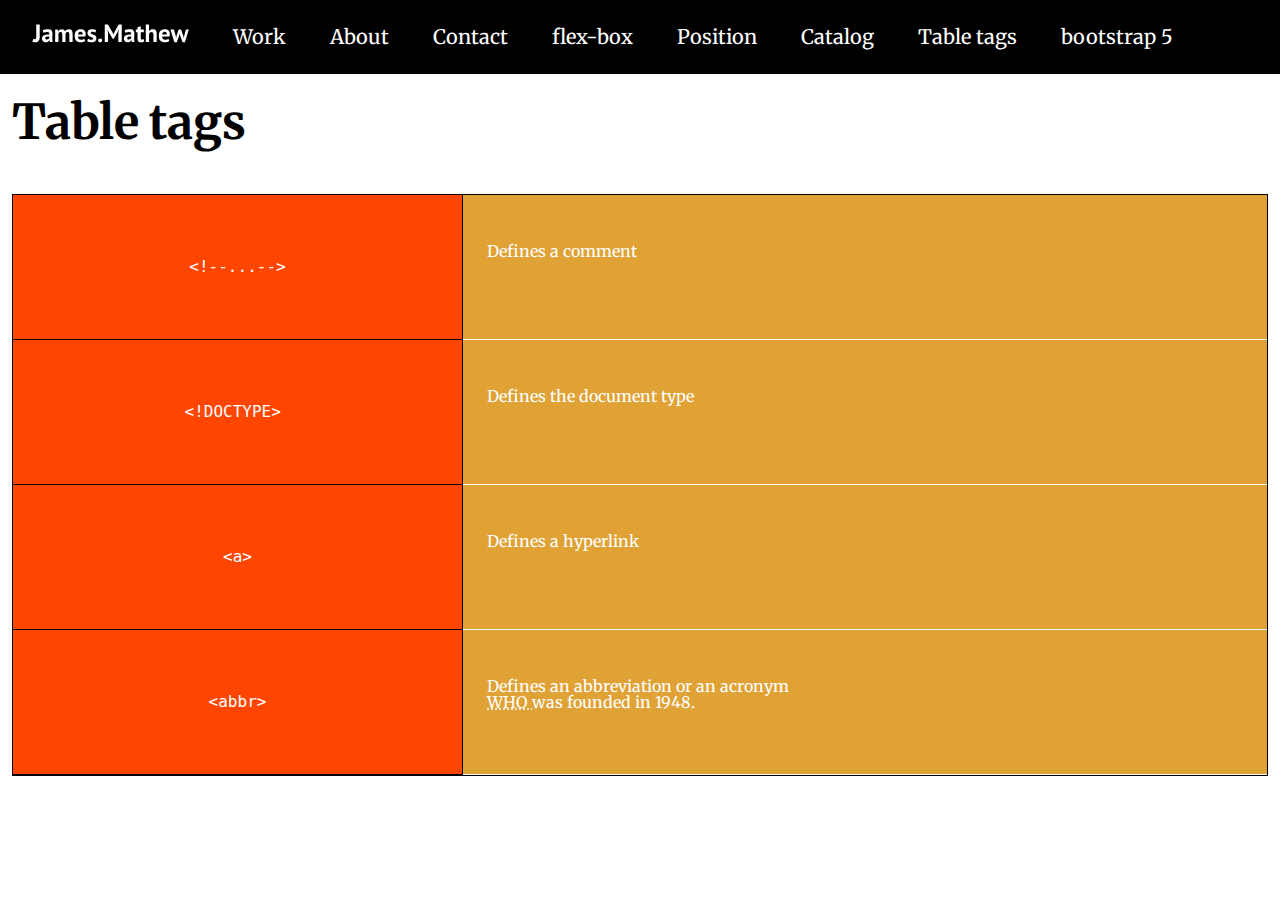
<file: table-tag.html>
<!DOCTYPE html>
<html lang="en">

<head>
    <meta charset="UTF-8">
    <meta http-equiv="X-UA-Compatible" content="IE=edge">
    <meta name="viewport" content="width=device-width, initial-scale=1.0">
    <title>Lesson-8</title>
    <link rel="stylesheet" href="/assets/css/reset.css">
    <link rel="stylesheet" href="/assets/css/style.css">
</head>
<body class="home-page">
    <header>
        <nav>
            <a href="index.html" class="logo">
                <img src="assets/img/logo.svg" alt="logo">
            </a>
            <ul class="header-nav">
                <li class="header-nav__item">
                    <a href="work.html"  class="header-nav__item-link">Work</a>
                </li>
                <li class="header-nav__item">
                    <a href="about.html"  class="header-nav__item-link">About</a>
                </li>
                <li class="header-nav__item">
                    <a href="contact.html"  class="header-nav__item-link">Contact</a>
                </li>
                <li class="header-nav__item">
                    <a href="flex-box.html"  class="header-nav__item-link">flex-box</a>
                </li>
                <li class="header-nav__item">
                    <a href="position.html"  class="header-nav__item-link">Position</a>
                </li>
                <li class="header-nav__item">
                    <a href="catalog.html"  class="header-nav__item-link">Catalog</a>
                </li>
                <li class="header-nav__item">
                    <a href="table-tag.html"  class="header-nav__item-link">Table tags</a>
                </li>
                <li class="header-nav__item">
                    <a href="bootstrap-example.html"  class="header-nav__item-link">bootstrap 5</a>
                </li>
            </ul>
        </nav>
    </header>
    <main>
        <h1 class="page-title">Table tags</h1>
        <div class="container">
            <div class="table-tags">
                <ol>
                   <li class="row">
                        <div class="tags-name">
                            <xmp><!--...--></xmp>
                        </div>
                        <div class="tags-description">Defines a comment</div></li>
                    </li>
                    <li class="row">
                        <div class="tags-name">
                            <xmp><!DOCTYPE> </xmp>
                        </div>
                        <div class="tags-description">Defines the document type</div>
                    </li>
                    <li class="row">
                        <div class="tags-name">
                            <xmp><a></xmp>
                        </div>
                        <div class="tags-description">Defines a hyperlink</div>
                    </li>
                    <li class="row">
                        <div class="tags-name">
                            <xmp><abbr></xmp>
                        </div>
                        <div class="tags-description">Defines an abbreviation or an acronym <br> <abbr title="World Health Organization"> WHO </abbr> was founded in 1948.</div>
                    </li>
                </ol>
            </div>
        </div>
    </main>
    <footer></footer>
</body>

</html>
</file>
<file: assets/css/style.css>
@import url('https://fonts.googleapis.com/css2?family=Inter:wght@200;400;600&family=Merriweather:ital,wght@0,300;0,400;1,900&display=swap');
@import url('https://fonts.googleapis.com/css2?family=Bungee+Spice&family=Rubik+Dirt&display=swap');
@import url('header.css');
@import url('table-tag.css');

:root {
    --background: #ffffff;
    --table-primary-color:orangered;
    --table-secondary-color: #000;
    --table-cell-width: 450px;
    --table-cell-width-tablet: 250px;
    --table-font-color: #fff;
    --table-cell-padding: 48px;
    --table-cell-netbook: 36px;
    --table-cell-tablet: 24px;
    --table-cell-mobile: 12px;
}

body{
    font-family: 'Merriweather', serif;
}

* {
    box-sizing: border-box;
}

@font-face {
    font-family: "Roboto";
    font-style: normal;
    font-weight: 100;
    src: url("/assets/fonts/Roboto-Thin.ttf") format("truetype");
}

@font-face {
    font-family: "Roboto";
    font-style: normal;
    font-weight: 300;
    src: url("/assets/fonts/Roboto-Light.ttf") format("truetype");
}

@font-face {
    font-family: "Roboto";
    font-style: normal;
    font-weight: 400;
    src: url("/assets/fonts/Roboto-Regular.ttf") format("truetype");
}

@font-face {
    font-family: "Roboto";
    font-style: normal;
    font-weight: 500;
    src: url("/assets/fonts/Roboto-Medium.ttf") format("truetype");
}


@font-face {
    font-family: "Roboto";
    font-style: normal;
    font-weight: 700;
    src: url("/assets/fonts/Roboto-Bold.ttf") format("truetype");
}


@font-face {
    font-family: "Roboto";
    font-style: normal;
    font-weight: 900;
    src: url("/assets/fonts/Roboto-Black.ttf") format("truetype");
}

@font-face {
    font-family: "PassionsConflict";
    font-style: normal;
    font-weight: 400;
    src: url("/assets/fonts/PassionsConflict-Regular.ttf") format("truetype");
}



/*delete*/
/* body {
    font-family: "Roboto";
} */

html {
    font-size: 16px;
}

header nav,
.container,
.page-title {
    max-width: 1395px;
    width: 100%;
    padding-right: 12px;
    padding-left: 12px;
    margin-right: auto;
    margin-left: auto;
}

.row {
    display: flex;
    flex-wrap: wrap;
    /*next-lesson*/
    margin-right: -12px;
    margin-left: -12px;
}

h1,
h2,
h3,
h4,
h5,
h6 {
    font-weight: 700;
    margin-top: 0.5em;
    margin-bottom: 1em;
}

h1 {
    font-size: 36px;
}

h2 {
    font-size: 32px;
}

h3 {
    font-size: 28px;
}

h4 {
    font-size: 24px;
}

h5 {
    font-size: 20px;
}

h6 {
    font-size: 18px;
}

p {
    font-size: 16px;
}

b,
strong {
    font-weight: 600;
}

/*delete*/


.page-title {
    font-size: 48px;
}

.example {
    background: #ECF0F1;
    padding: 48px 0 72px;
    margin-bottom: 84px;
}


.example-item {
    width: 60px;
    height: 60px;
    background: #00C300;
    border-radius: 8px;
    margin: 5px;
    display: flex;
    align-items: center;
    justify-content: center;
    font-size: 24px;
}









.d-flex {
    display: flex;
}

.justify-content-between {
    justify-content: space-between;
}


.justify-content-around {
    justify-content: space-around;
}


.justify-content-evenly {
    justify-content: space-evenly;
}

.justify-content-center {
    justify-content: center;
}

.justify-content-end {
    justify-content: flex-end;
}

.align-items-start,
.align-items-center,
.align-items-end {
    height: 450px;
    background-color: #ADFF2F;
}

.align-items-start {
    align-items: flex-start;
}

.align-items-center {
    align-items: center;
}

.align-items-end {
    align-items: flex-end;
}



/*2*/
.flex-direction-column {
    flex-direction: column;
    background-color: #2196F3;
    height: 600px;
}


.flex-direction-column .example-item {
    background-color: yellow;
}

.order-1 {
    order: 1;
}

.order-2 {
    order: 2;
}

.order-3 {
    order: 3;
}

.order-4 {
    order: 4;
}

.order-5 {
    order: 5;
}


@media (max-width: 767px) {  /*если меньше*/
    .page-title {
        font-size: 28px;
    }
}
</file>
<file: assets/css/home.css>
.home-page {
    background-color: black;
    color: #fff;
    padding: 60px 100px;
    background-image: url(/assets/img/person-photo.png);
    background-repeat: no-repeat;
    background-position: right 70px;
    margin: 0;
}

.person-info{
    margin-top: 174px;
}

.person-info__title{
    font-weight: 700;
    font-size: 65px;
    line-height: 89px;
    color: #FFFFFF;
    margin: 0;
}

.person-info__subtitle{
    font-weight: 700;
    font-size: 45px;
    line-height: 61px;
    color: #FFFFFF;
    margin: 0 0 13px;
}

.person-info__decription{
    font-size: 25px;
    line-height: 34px;
    color: #FFFFFF;
    width: 694px;
    margin: 0 0 50px;
}

.person-info__btn {
    background-color: #fff;
    padding: 23px 50px;
    border-radius: 4px;
    font-weight: 600;
    font-size: 30px;
    line-height: 41px;
    color: #000000;
    text-decoration: none;
}
</file>
<file: assets/css/about.css>
.about {
    padding: 140px 0;
    background: linear-gradient(89.93deg, #01D3C4 -8.18%, #009AD5 87.89%);
}

.about .row {
    flex-wrap: nowrap;
}

.about__text-box {
    padding-left: 30px;
}

.about-description {
    font-size: 18px;
    line-height: 42px;
    font-weight: 400;
}

.how-it-works {
    padding-bottom: 237px;
}

.how-it-works__title {
    font-weight: 500;
    font-size: 96px;
    line-height: 157%;
    margin-bottom: 48px;
}

.how-it-works__item {
    max-width: 400px;
}

.how-it-works__item-title {
    font-size: 72px;
    line-height: 90px;
    color: #ffae00bf;
    margin-bottom: 24px;
}

.how-it-works__item-description {
    font-weight: 500;
    font-size: 20px;
    line-height: 150%;
    color: #424242;
    margin-bottom: 48px;
}

.justify-content-between {
    justify-content: space-between;
}

.color-blue {
    color: #0732ffbf;
    margin-top: 201px;
}

.color-pink {
    color: #ff423dbf;
    margin-top: 44px;
}
</file>
<file: assets/css/header.css>
header {
    background-color: #000000;
    padding: 24px 20px;
}

.logo {
    margin-right: 44px;
}

header nav {
    display: flex;
}

.header-nav {
    display: flex;
    padding-left: 0;
    margin: 0;
}

.header-nav__item {
    list-style: none;
}

.header-nav__item-link {
    margin-right: 44px;
    font-size: 20px;
    line-height: 26px;
    color: #FFFFFF;

    text-decoration: none;
}
</file>
<file: assets/css/catalog.css>
.product {
    background-color: #F2F2F2;
    padding: 40px 38px;
    width: 245px;
    margin: 100px 51.8px 27px;
    display: flex;
    flex-direction: column;
    position: relative;
}

.product::before {
    content: "";
    width: 50px;
    height: 50px;
    color: #fff;
    z-index: 1;
    position: absolute;
    right: 0;
    top: 0;
    display: none;
}

.product.sales::before,
.product.new::before,
.product.hot::before {
    display: block;
    line-height: 50px;
    text-align: center;
}

.product.sales::before {
    content: "15%";
    background-color: rgb(60, 196, 60);
}

.product.hot::before {
    content: "HOT";
    background-color: rgb(204, 47, 47);
}

.product.new::before {
    content: "NEW";
    background-color: rgb(51, 78, 199);
}






.seo-block {
    margin: 120px 0 175px;
    position: relative;
}

.seo-block::before {
    content: "";
    position: absolute;
    left: 0;
    top: -117px;
    height: 117px;
    width: 100%;
    background: url('../img/seo-block__decor-top.svg') center no-repeat;
}

.seo-block::after {
    content: "";
    position: absolute;
    left: 0;
    bottom: -117px;
    height: 117px;
    width: 100%;
    background: url('../img/seo-block__decor-bottom.svg') center no-repeat;
}

.test-list {
    background: #b9ff26;
    padding: 0 50px;
}

.test-list li {
    margin-bottom: 12px;
    position: relative;
    padding-left: 36px;
    font-size: 24px;
}

.test-list li::before {
    content: "";
    width: 24px;
    height: 24px;
    background: url(../img/icon-fire.png) center/contain no-repeat;
    display: block;
    position: absolute;
    left: 0;
    top: -4px;
}





























.product__img {
    margin-top: -100px;
}

.product__title {
    font-size: 20px;
    line-height: 21px;
    text-align: center;
    text-transform: uppercase;
    color: #222222;
    font-family: monospace;
    margin-bottom: 22px;
    font-weight: 800;
}

.product__attr {
    margin-bottom: 33px;
}

.product__attr li {
    display: flex;
    justify-content: space-between;
    border-bottom: 1px solid #CDCDCD;
    margin-bottom: 6px;
    padding-bottom: 10px;
}

.product__btn {
    width: 100%;
    border: none;
    font-size: 16px;
    line-height: 20px;
    color: #fff;
    padding: 10px 12px;
    text-transform: uppercase;
    margin-top: auto;
    background: #68B738;
}
</file>
<file: assets/css/position.css>
.position,.absolute-parent {
    width: 200px;
    height: 200px;
    background: #ff0;
    border-radius: 10px;
    display: flex;
    align-items: center;
    justify-content: center;
    flex-direction: column;
    font-size: 22px;
    font-weight: 600;
}

.position.static {
    background: #8ceb1e;
}

.position.relative {
    position: relative;
    left: -115px;
    top: 55px;
    background-color: #03a9f4;
}



 
.absolute-parent {
    background: #ff5722;
    position: relative;
}

.absolute-parent  .absolute {
    position: absolute;
    width: 75px;
    height: 75px;
    background-color: #ff0;
    top: 120px;
    left: 30px;
}


.position.fixed {
    background-color: darkorange;
    position: fixed;
    right: 50px;
    bottom: 50px;
}



.parent-sticky {
    overflow-y: auto;
    height: 450px;
    font-size: 32px;
    background: aquamarine;
}

 .sticky {
    background-color: crimson;
    color: #fff;
    padding: 12px;
    position: sticky;
    top: 36px;
}

.container-overflow-x{
    overflow-x: auto;
    overflow-y: hidden;
}

.container-overflow-x .example-row {
    width: 2000px;
    background: #9c27b0;
}


.table {
    border: 2px solid #000;
    background: #ffeb3b;
    width: 100%;
}



.table-caption {
    font-size: 36px;
    margin-bottom: 24px;
    text-align: center;
}

td {
    font-size: 24px;
    text-align: center;
    padding: 12px;
    border: 1px solid #000;
}

[id="data-table"] {
    background-color: #00ff08;
}

#data-table {
    background-color: #ff5722;
}




[rowspan="3"] {
    background-color: #03a9f4;
}

[href="position.html"] {
    font-size: 18px;
    color: pink
}
</file>
